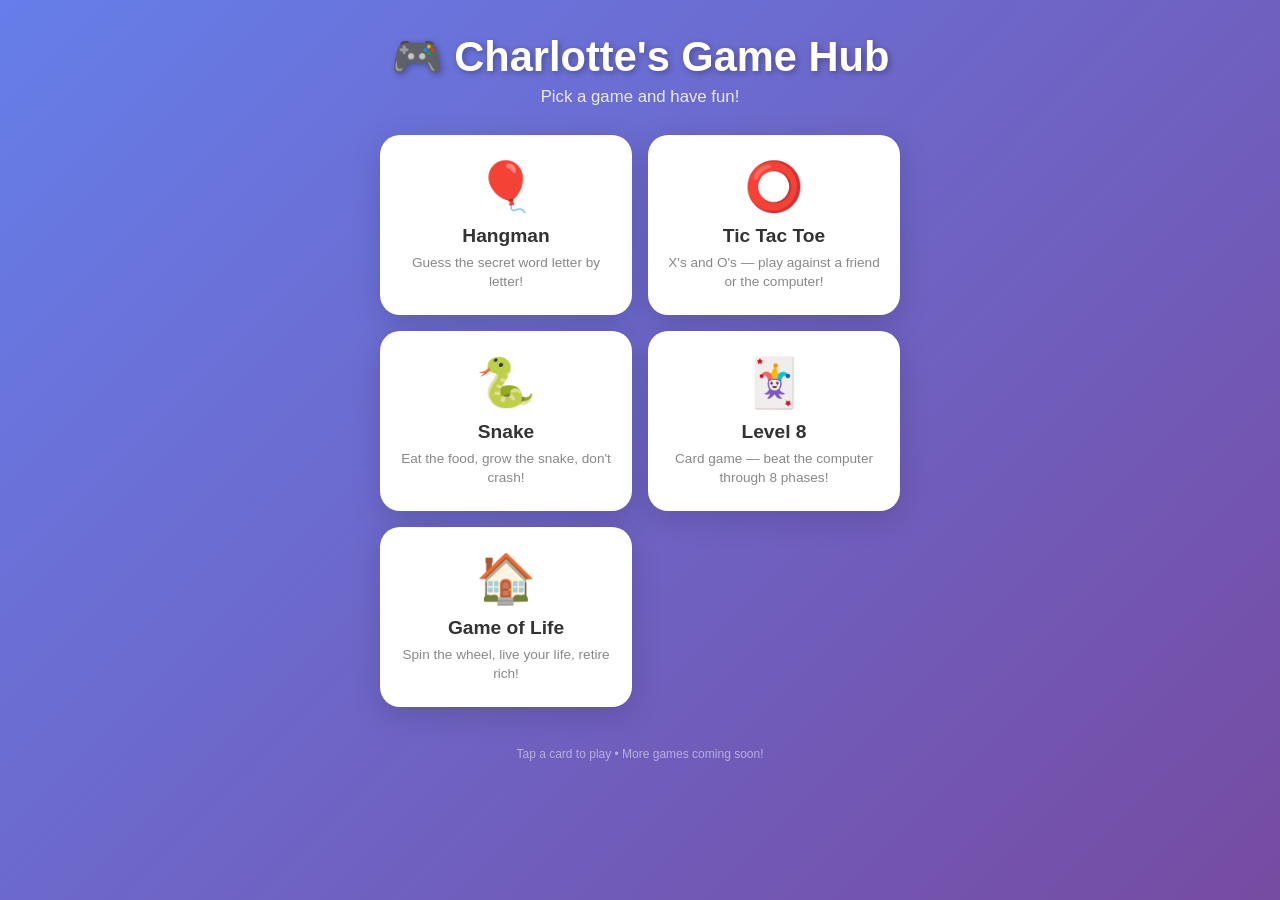
<file: index.html>
<!DOCTYPE html>
<html lang="en">
<head>
  <meta charset="UTF-8" />
  <meta name="viewport" content="width=device-width, initial-scale=1.0" />
  <title>Charlotte's Game Hub 🎮</title>
  <link rel="stylesheet" href="css/shared.css" />
  <style>
    body { justify-content: flex-start; padding-top: 32px; }

    .hero { text-align: center; margin-bottom: 28px; }
    .hero h1 { font-size: 2.6rem; color: #fff; text-shadow: 2px 2px 6px rgba(0,0,0,0.3); }
    .hero p  { color: rgba(255,255,255,0.85); font-size: 1.05rem; margin-top: 6px; }

    #game-grid {
      display: grid;
      grid-template-columns: repeat(auto-fill, minmax(200px, 1fr));
      gap: 16px;
      width: 100%;
      max-width: 520px;
    }

    .game-card {
      background: #fff;
      border-radius: 20px;
      box-shadow: 0 8px 30px rgba(0,0,0,0.15);
      cursor: pointer;
      padding: 24px 16px;
      text-align: center;
      text-decoration: none;
      transition: transform 0.18s, box-shadow 0.18s;
    }
    .game-card:hover  { box-shadow: 0 16px 40px rgba(0,0,0,0.22); transform: translateY(-4px); }
    .game-card:active { transform: translateY(-1px); }

    .game-card .emoji { font-size: 3rem; display: block; margin-bottom: 10px; }
    .game-card h2    { color: #333; font-size: 1.2rem; margin-bottom: 6px; }
    .game-card p     { color: #888; font-size: 0.85rem; line-height: 1.4; }

    footer {
      color: rgba(255,255,255,0.5);
      font-size: 0.75rem;
      margin-top: 40px;
      text-align: center;
    }
  </style>
</head>
<body>
  <div class="hero">
    <h1>🎮 Charlotte's Game Hub</h1>
    <p>Pick a game and have fun!</p>
  </div>

  <div id="game-grid"></div>

  <footer>Tap a card to play &bull; More games coming soon!</footer>

  <script>
    // ── To add a new game: add one entry here and create games/<file>.html ──
    const GAMES = [
      {
        emoji: "🎈",
        title: "Hangman",
        desc:  "Guess the secret word letter by letter!",
        url:   "games/hangman.html",
      },
      {
        emoji: "⭕",
        title: "Tic Tac Toe",
        desc:  "X's and O's — play against a friend or the computer!",
        url:   "games/tictactoe.html",
      },
      {
        emoji: "🐍",
        title: "Snake",
        desc:  "Eat the food, grow the snake, don't crash!",
        url:   "games/snake.html",
      },
      {
        emoji: "🃏",
        title: "Level 8",
        desc:  "Card game — beat the computer through 8 phases!",
        url:   "games/level8.html",
      },
      {
        emoji: "🏠",
        title: "Game of Life",
        desc:  "Spin the wheel, live your life, retire rich!",
        url:   "games/life.html",
      },
    ];

    const grid = document.getElementById("game-grid");
    GAMES.forEach(({ emoji, title, desc, url }) => {
      const a = document.createElement("a");
      a.className = "game-card";
      a.href = url;
      a.innerHTML = `<span class="emoji">${emoji}</span><h2>${title}</h2><p>${desc}</p>`;
      grid.appendChild(a);
    });
  </script>
</body>
</html>
</file>
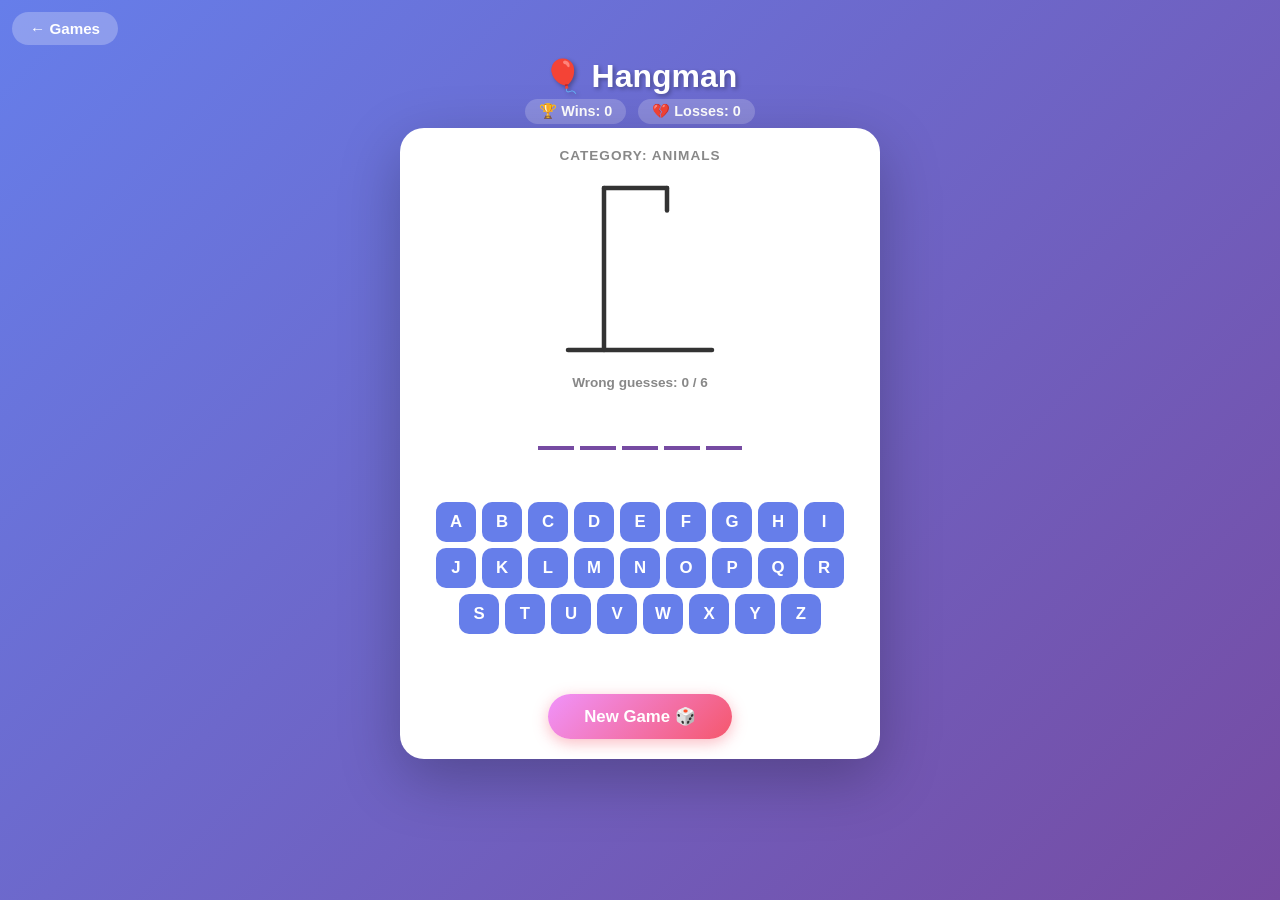
<file: games/hangman.html>
<!DOCTYPE html>
<html lang="en">
<head>
  <meta charset="UTF-8" />
  <meta name="viewport" content="width=device-width, initial-scale=1.0" />
  <title>Hangman 🎈</title>
  <link rel="stylesheet" href="../css/shared.css" />
  <style>
    #category-label {
      color: #888;
      font-size: 0.85rem;
      font-weight: 700;
      letter-spacing: 1px;
      text-transform: uppercase;
    }

    /* Hangman SVG */
    #hangman-svg { width: 180px; height: 180px; }
    .hm-part { stroke: #333; stroke-width: 5; stroke-linecap: round; }
    .hm-part.hidden { display: none; }

    #wrong-label { color: #888; font-size: 0.85rem; font-weight: 600; }

    /* Word display */
    #word-display { display: flex; flex-wrap: wrap; gap: 6px; justify-content: center; }
    .letter-box {
      border-bottom: 4px solid #764ba2;
      color: #333;
      display: flex;
      align-items: center;
      justify-content: center;
      font-size: 1.5rem;
      font-weight: 700;
      height: 44px;
      text-transform: uppercase;
      width: 36px;
    }
    .letter-box.revealed { animation: popIn 0.3s ease; }
    .letter-box.space-box { border-bottom: none; width: 18px; }

    #hint-area { color: #888; font-size: 0.9rem; min-height: 20px; text-align: center; }

    /* Keyboard */
    #keyboard { display: flex; flex-wrap: wrap; gap: 6px; justify-content: center; width: 100%; }
    .key-btn {
      background: #667eea;
      border: none;
      border-radius: 10px;
      color: #fff;
      cursor: pointer;
      font-size: 1.05rem;
      font-weight: 700;
      height: 40px;
      transition: background 0.15s, transform 0.1s, opacity 0.15s;
      width: 40px;
    }
    .key-btn:hover:not(:disabled) { background: #764ba2; transform: scale(1.08); }
    .key-btn:active:not(:disabled) { transform: scale(0.95); }
    .key-btn:disabled { cursor: not-allowed; opacity: 0.35; }
    .key-btn.wrong   { background: #e74c3c; }
    .key-btn.correct { background: #2ecc71; }
  </style>
</head>
<body>

  <button class="back-btn" onclick="location.href='../index.html'">← Games</button>
  <h1 class="page-title">🎈 Hangman</h1>
  <div class="score-strip">
    <span>🏆 Wins: <b id="wins">0</b></span>
    <span>💔 Losses: <b id="losses">0</b></span>
  </div>

  <div class="game-panel">
    <div id="category-label">Category: <span id="cat-name">—</span></div>

    <svg id="hangman-svg" viewBox="0 0 200 200">
      <!-- Gallows (always visible) -->
      <line x1="20" y1="190" x2="180" y2="190" class="hm-part" />
      <line x1="60"  y1="190" x2="60"  y2="10"  class="hm-part" />
      <line x1="60"  y1="10"  x2="130" y2="10"  class="hm-part" />
      <line x1="130" y1="10"  x2="130" y2="35"  class="hm-part" />
      <!-- Body parts revealed on wrong guesses -->
      <circle id="hm-head" cx="130" cy="52" r="17" fill="none" class="hm-part hidden" />
      <line id="hm-body" x1="130" y1="69"  x2="130" y2="120" class="hm-part hidden" />
      <line id="hm-larm" x1="130" y1="80"  x2="105" y2="105" class="hm-part hidden" />
      <line id="hm-rarm" x1="130" y1="80"  x2="155" y2="105" class="hm-part hidden" />
      <line id="hm-lleg" x1="130" y1="120" x2="105" y2="150" class="hm-part hidden" />
      <line id="hm-rleg" x1="130" y1="120" x2="155" y2="150" class="hm-part hidden" />
    </svg>

    <div id="wrong-label">Wrong guesses: <span id="wrong-count">0</span> / 6</div>
    <div id="word-display"></div>
    <div id="hint-area"></div>
    <div id="keyboard"></div>
    <div id="status-msg" class="status-msg"></div>
    <button id="new-game-btn" class="primary-btn">New Game 🎲</button>
  </div>

<script>
  const WORDS = [
    // Animals
    { word: "CAT",      category: "Animals",  hint: "Meows and purrs" },
    { word: "DOG",      category: "Animals",  hint: "Man's best friend" },
    { word: "FISH",     category: "Animals",  hint: "Lives in water" },
    { word: "BIRD",     category: "Animals",  hint: "Has feathers and wings" },
    { word: "LION",     category: "Animals",  hint: "King of the jungle" },
    { word: "BEAR",     category: "Animals",  hint: "Loves honey" },
    { word: "FROG",     category: "Animals",  hint: "Hops and says ribbit" },
    { word: "DUCK",     category: "Animals",  hint: "Goes quack quack" },
    { word: "HORSE",    category: "Animals",  hint: "You can ride it" },
    { word: "SHARK",    category: "Animals",  hint: "Big fish with sharp teeth" },
    { word: "TIGER",    category: "Animals",  hint: "Has orange stripes" },
    { word: "RABBIT",   category: "Animals",  hint: "Has long ears and hops" },
    { word: "MONKEY",   category: "Animals",  hint: "Loves bananas" },
    { word: "PENGUIN",  category: "Animals",  hint: "A bird that cannot fly" },
    { word: "ELEPHANT", category: "Animals",  hint: "Has a very long trunk" },
    { word: "GIRAFFE",  category: "Animals",  hint: "Has the longest neck" },
    // Fruits
    { word: "APPLE",    category: "Fruits",   hint: "Red, green, or yellow" },
    { word: "BANANA",   category: "Fruits",   hint: "Yellow and curved" },
    { word: "GRAPE",    category: "Fruits",   hint: "Grows in bunches" },
    { word: "MANGO",    category: "Fruits",   hint: "Tropical orange fruit" },
    { word: "ORANGE",   category: "Fruits",   hint: "Same name as the colour" },
    { word: "LEMON",    category: "Fruits",   hint: "Very sour and yellow" },
    { word: "CHERRY",   category: "Fruits",   hint: "Small red fruit on a stem" },
    { word: "PEACH",    category: "Fruits",   hint: "Soft, fuzzy and sweet" },
    { word: "MELON",    category: "Fruits",   hint: "Big, round, and juicy" },
    { word: "PEAR",     category: "Fruits",   hint: "Shaped like a teardrop" },
    // Colors
    { word: "RED",      category: "Colors",   hint: "Color of fire trucks" },
    { word: "BLUE",     category: "Colors",   hint: "Color of the sky" },
    { word: "GREEN",    category: "Colors",   hint: "Color of grass" },
    { word: "YELLOW",   category: "Colors",   hint: "Color of the sun" },
    { word: "PURPLE",   category: "Colors",   hint: "Mix of red and blue" },
    { word: "PINK",     category: "Colors",   hint: "Light shade of red" },
    // Things
    { word: "BOOK",     category: "Things",   hint: "You read it" },
    { word: "BALL",     category: "Things",   hint: "Round and you can throw it" },
    { word: "CAKE",     category: "Things",   hint: "Sweet treat on birthdays" },
    { word: "STAR",     category: "Things",   hint: "Shines in the night sky" },
    { word: "MOON",     category: "Things",   hint: "Glows at night" },
    { word: "CLOUD",    category: "Things",   hint: "Floats in the sky" },
    { word: "TRAIN",    category: "Things",   hint: "Travels on rails" },
    { word: "PLANE",    category: "Things",   hint: "Flies in the sky" },
    { word: "KITE",     category: "Things",   hint: "Flies with string in the wind" },
    { word: "CLOCK",    category: "Things",   hint: "Tells you the time" },
    { word: "CHAIR",    category: "Things",   hint: "You sit on it" },
    { word: "TABLE",    category: "Things",   hint: "You eat at it" },
    { word: "PHONE",    category: "Things",   hint: "You call people with it" },
    // Food
    { word: "PIZZA",    category: "Food",     hint: "Round and cheesy" },
    { word: "BREAD",    category: "Food",     hint: "Made from flour and baked" },
    { word: "MILK",     category: "Food",     hint: "Comes from a cow, white drink" },
    { word: "CHEESE",   category: "Food",     hint: "Mice love this dairy treat" },
    { word: "COOKIE",   category: "Food",     hint: "Sweet baked snack" },
    { word: "CANDY",    category: "Food",     hint: "Sweet sugary treat" },
  ];

  const HM_PARTS = ["hm-head","hm-body","hm-larm","hm-rarm","hm-lleg","hm-rleg"];
  const MAX_WRONG = 6;

  let currentWord, currentHint, currentCategory;
  let guessed, wrongCount, gameOver;
  let wins = 0, losses = 0;

  function pickWord() {
    const entry = WORDS[Math.floor(Math.random() * WORDS.length)];
    currentWord     = entry.word;
    currentHint     = entry.hint;
    currentCategory = entry.category;
  }

  function startGame() {
    pickWord();
    guessed    = new Set();
    wrongCount = 0;
    gameOver   = false;

    document.getElementById("cat-name").textContent    = currentCategory;
    document.getElementById("wrong-count").textContent = "0";
    const msg = document.getElementById("status-msg");
    msg.textContent = "";
    msg.className   = "status-msg";
    document.getElementById("hint-area").textContent   = "";

    HM_PARTS.forEach(id => document.getElementById(id).classList.add("hidden"));
    renderWord();
    renderKeyboard();
  }

  function renderWord() {
    const container = document.getElementById("word-display");
    container.innerHTML = "";
    for (const ch of currentWord) {
      const box = document.createElement("div");
      if (ch === " ") {
        box.className = "letter-box space-box";
      } else {
        box.className = "letter-box";
        if (guessed.has(ch)) {
          box.textContent = ch;
          box.classList.add("revealed");
        }
      }
      container.appendChild(box);
    }
  }

  function renderKeyboard() {
    const kb = document.getElementById("keyboard");
    kb.innerHTML = "";
    for (let c = 65; c <= 90; c++) {
      const letter = String.fromCharCode(c);
      const btn = document.createElement("button");
      btn.className = "key-btn";
      btn.textContent = letter;
      btn.dataset.letter = letter;
      if (guessed.has(letter)) {
        btn.disabled = true;
        btn.classList.add(currentWord.includes(letter) ? "correct" : "wrong");
      }
      btn.addEventListener("click", () => handleGuess(letter));
      kb.appendChild(btn);
    }
  }

  function handleGuess(letter) {
    if (gameOver || guessed.has(letter)) return;
    guessed.add(letter);
    const btn = document.querySelector(`.key-btn[data-letter="${letter}"]`);
    if (currentWord.includes(letter)) {
      btn.classList.add("correct");
      renderWord();
      if (isWon()) endGame(true);
    } else {
      wrongCount++;
      document.getElementById("wrong-count").textContent = wrongCount;
      document.getElementById(HM_PARTS[wrongCount - 1]).classList.remove("hidden");
      btn.classList.add("wrong");
      if (wrongCount >= MAX_WRONG) { showHint(); endGame(false); }
      else if (wrongCount === 3)   { showHint(); }
    }
    btn.disabled = true;
  }

  function showHint() {
    document.getElementById("hint-area").textContent = "Hint: " + currentHint;
  }

  function isWon() {
    return [...currentWord].every(ch => ch === " " || guessed.has(ch));
  }

  function endGame(won) {
    gameOver = true;
    const msg = document.getElementById("status-msg");
    if (won) {
      msg.textContent = "🎉 You got it! Great job!";
      msg.className   = "status-msg win";
      wins++;
      document.getElementById("wins").textContent = wins;
    } else {
      msg.textContent = `😢 The word was: ${currentWord}`;
      msg.className   = "status-msg lose";
      losses++;
      document.getElementById("losses").textContent = losses;
      renderFullWord();
    }
  }

  function renderFullWord() {
    const container = document.getElementById("word-display");
    container.innerHTML = "";
    for (const ch of currentWord) {
      const box = document.createElement("div");
      if (ch === " ") {
        box.className = "letter-box space-box";
      } else {
        box.className = "letter-box revealed";
        box.textContent = ch;
        if (!guessed.has(ch)) box.style.color = "#e74c3c";
      }
      container.appendChild(box);
    }
  }

  document.addEventListener("keydown", e => {
    const letter = e.key.toUpperCase();
    if (letter.length === 1 && letter >= "A" && letter <= "Z") handleGuess(letter);
  });

  document.getElementById("new-game-btn").addEventListener("click", startGame);
  startGame();
</script>
</body>
</html>
</file>
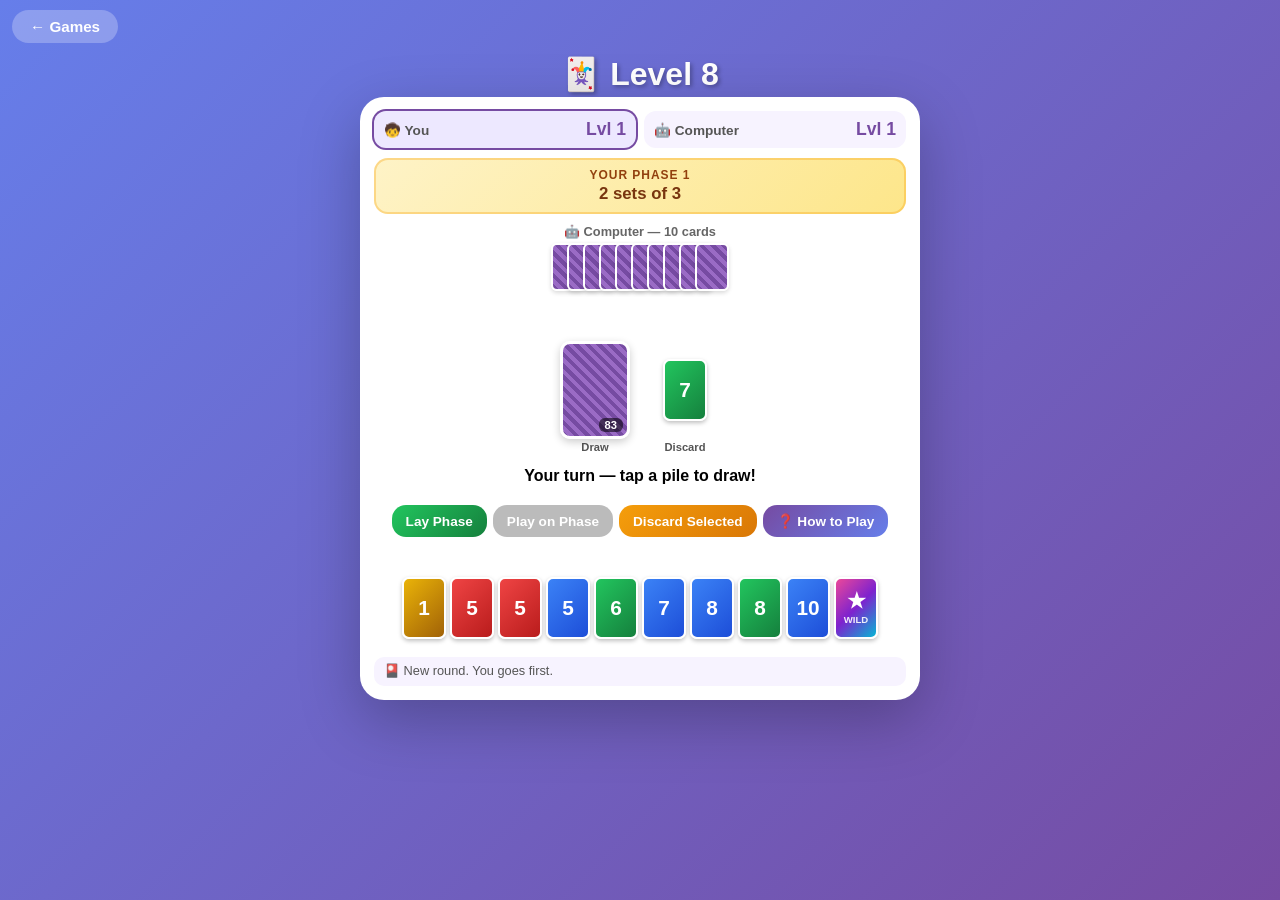
<file: games/level8.html>
<!DOCTYPE html>
<html lang="en">
<head>
  <meta charset="UTF-8" />
  <meta name="viewport" content="width=device-width, initial-scale=1.0" />
  <title>Level 8 🃏</title>
  <link rel="stylesheet" href="../css/shared.css" />
  <style>
    body { padding-top: 10px; }

    .game-panel { max-width: 560px; padding: 14px; gap: 10px; }

    /* ── Phase tracker ── */
    #phase-banner {
      width: 100%;
      background: linear-gradient(135deg, #fef3c7 0%, #fde68a 100%);
      border-radius: 14px;
      padding: 10px 12px;
      text-align: center;
      box-shadow: inset 0 0 0 2px #f59e0b55;
    }
    #phase-banner .phase-num {
      font-size: 0.75rem; font-weight: 700; color: #92400e;
      text-transform: uppercase; letter-spacing: 0.08em;
    }
    #phase-banner .phase-desc {
      font-size: 1.05rem; font-weight: 800; color: #78350f; margin-top: 2px;
    }

    /* ── Level indicators (top) ── */
    #levels {
      display: grid; grid-template-columns: 1fr 1fr; gap: 8px; width: 100%;
    }
    .level-box {
      background: #f7f3ff; border-radius: 12px; padding: 8px 10px;
      display: flex; align-items: center; justify-content: space-between;
      font-size: 0.85rem; font-weight: 700;
    }
    .level-box .who { color: #555; }
    .level-box .lvl { color: #764ba2; font-size: 1.1rem; }
    .level-box.active { background: #ede8ff; box-shadow: 0 0 0 2px #764ba2; }

    /* ── Opponent row ── */
    #cpu-row {
      width: 100%; display: flex; flex-direction: column;
      align-items: center; gap: 4px;
    }
    #cpu-label { font-size: 0.8rem; color: #666; font-weight: 700; }
    #cpu-hand {
      display: flex; justify-content: center; gap: -28px; flex-wrap: wrap;
      min-height: 60px;
    }
    #cpu-hand .card-back {
      width: 34px; height: 48px; border-radius: 6px;
      background: repeating-linear-gradient(45deg, #764ba2, #764ba2 4px, #9a6bc5 4px, #9a6bc5 8px);
      border: 2px solid #fff; box-shadow: 0 2px 4px rgba(0,0,0,0.15);
      margin-left: -18px;
    }
    #cpu-hand .card-back:first-child { margin-left: 0; }

    /* ── Center: piles ── */
    #piles {
      display: flex; justify-content: center; gap: 20px; margin: 4px 0;
    }
    .pile {
      width: 70px; height: 98px; border-radius: 10px;
      display: flex; align-items: center; justify-content: center;
      cursor: pointer; position: relative; font-weight: 800;
      transition: transform 0.15s, box-shadow 0.15s;
    }
    .pile:hover { transform: translateY(-3px); box-shadow: 0 6px 14px rgba(0,0,0,0.15); }
    .pile.disabled { cursor: not-allowed; opacity: 0.55; }
    .pile.disabled:hover { transform: none; box-shadow: none; }
    #deck {
      background: repeating-linear-gradient(45deg, #764ba2, #764ba2 4px, #9a6bc5 4px, #9a6bc5 8px);
      border: 3px solid #fff; color: #fff; font-size: 0.7rem;
      box-shadow: 0 3px 8px rgba(0,0,0,0.2);
    }
    #deck .count {
      position: absolute; bottom: 4px; right: 4px;
      background: rgba(0,0,0,0.55); border-radius: 6px;
      padding: 1px 6px; font-size: 0.7rem;
    }
    #discard { background: #f7f3ff; border: 3px dashed #ccc; }
    #discard.has-card { border: 3px solid #fff; padding: 0; background: transparent; }
    .pile-label {
      font-size: 0.7rem; color: rgba(255,255,255,0.9);
      font-weight: 700; text-align: center; margin-top: 2px;
    }

    /* ── Laid-down phase areas ── */
    .melds-area {
      width: 100%; min-height: 20px;
      display: flex; gap: 6px; justify-content: center; flex-wrap: wrap;
    }
    .meld-group {
      display: flex; gap: -10px; padding: 4px;
      background: rgba(255,255,255,0.35); border-radius: 10px;
      border: 2px dashed rgba(255,255,255,0.6);
    }
    .meld-group.cpu { background: rgba(231, 76, 60, 0.15); border-color: rgba(231,76,60,0.5); }
    .meld-group.player { background: rgba(39, 174, 96, 0.15); border-color: rgba(39,174,96,0.5); }
    .meld-group .card { margin-left: -18px; }
    .meld-group .card:first-child { margin-left: 0; }

    /* ── Card ── */
    .card {
      width: 44px; height: 62px; border-radius: 7px;
      display: flex; flex-direction: column; align-items: center; justify-content: center;
      font-weight: 900; font-size: 1.1rem; color: #fff;
      border: 2px solid #fff; box-shadow: 0 2px 4px rgba(0,0,0,0.25);
      cursor: pointer; flex-shrink: 0;
      transition: transform 0.12s, box-shadow 0.12s;
      position: relative;
    }
    .card:hover { transform: translateY(-4px); box-shadow: 0 6px 12px rgba(0,0,0,0.28); }
    .card.red    { background: linear-gradient(135deg, #ef4444, #b91c1c); }
    .card.blue   { background: linear-gradient(135deg, #3b82f6, #1d4ed8); }
    .card.green  { background: linear-gradient(135deg, #22c55e, #15803d); }
    .card.yellow { background: linear-gradient(135deg, #eab308, #a16207); }
    .card.wild   { background: linear-gradient(135deg, #ec4899, #7e22ce, #06b6d4); }
    .card.selected { transform: translateY(-10px); box-shadow: 0 0 0 3px #f59e0b, 0 6px 12px rgba(0,0,0,0.3); }
    .card .num { font-size: 1.3rem; line-height: 1; }
    .card .sub { font-size: 0.6rem; margin-top: 2px; opacity: 0.9; }

    /* ── Player hand ── */
    #player-hand {
      display: flex; flex-wrap: wrap; gap: 4px;
      justify-content: center; width: 100%; min-height: 70px;
    }

    /* ── Action row ── */
    #actions {
      display: flex; gap: 6px; flex-wrap: wrap; justify-content: center; width: 100%;
    }
    .action-btn {
      background: linear-gradient(135deg, #764ba2, #667eea);
      border: none; border-radius: 14px; color: #fff;
      cursor: pointer; font-size: 0.85rem; font-weight: 700;
      padding: 8px 14px;
      transition: transform 0.12s, box-shadow 0.12s;
    }
    .action-btn:hover:not(:disabled) { transform: translateY(-2px); box-shadow: 0 4px 10px rgba(118,75,162,0.4); }
    .action-btn:disabled { background: #bbb; cursor: not-allowed; }
    .action-btn.success { background: linear-gradient(135deg, #22c55e, #15803d); }
    .action-btn.warn    { background: linear-gradient(135deg, #f59e0b, #d97706); }

    /* ── Log ── */
    #log {
      width: 100%; max-height: 72px; overflow-y: auto;
      background: #f7f3ff; border-radius: 10px;
      padding: 6px 10px; font-size: 0.8rem; color: #555;
    }
    #log .entry { margin-bottom: 2px; }
    #log .entry.cpu { color: #b91c1c; }
    #log .entry.you { color: #15803d; }

    /* ── Help modal ── */
    #help-overlay {
      position: fixed; inset: 0; background: rgba(0,0,0,0.55);
      display: none; align-items: center; justify-content: center; z-index: 10;
      padding: 12px;
    }
    #help-overlay.show { display: flex; }
    #help-card {
      background: #fff; border-radius: 16px; padding: 20px;
      max-width: 420px; width: 100%; max-height: 85vh; overflow-y: auto;
    }
    #help-card h3 { color: #764ba2; margin-bottom: 6px; }
    #help-card p, #help-card li { font-size: 0.88rem; color: #444; line-height: 1.5; }
    #help-card ol { padding-left: 22px; margin: 6px 0 10px; }
    #help-card .close-help {
      margin-top: 8px; background: #764ba2; color: #fff;
      border: none; border-radius: 10px; padding: 8px 18px;
      font-weight: 700; cursor: pointer;
    }
  </style>
</head>
<body>
  <button class="back-btn" onclick="location.href='../index.html'">← Games</button>
  <h1 class="page-title">🃏 Level 8</h1>

  <div class="game-panel">

    <!-- Level indicators -->
    <div id="levels">
      <div class="level-box" id="lvl-you">
        <span class="who">🧒 You</span><span class="lvl">Lvl 1</span>
      </div>
      <div class="level-box" id="lvl-cpu">
        <span class="who">🤖 Computer</span><span class="lvl">Lvl 1</span>
      </div>
    </div>

    <!-- Current phase goal -->
    <div id="phase-banner">
      <div class="phase-num" id="phase-num">Your Phase 1</div>
      <div class="phase-desc" id="phase-desc">2 sets of 3</div>
    </div>

    <!-- CPU -->
    <div id="cpu-row">
      <div id="cpu-label">🤖 Computer — <span id="cpu-count">10</span> cards</div>
      <div id="cpu-hand"></div>
      <div class="melds-area" id="cpu-melds"></div>
    </div>

    <!-- Piles -->
    <div id="piles">
      <div>
        <div id="deck" class="pile"><div class="count" id="deck-count">0</div></div>
        <div class="pile-label" style="color:#555">Draw</div>
      </div>
      <div>
        <div id="discard" class="pile"></div>
        <div class="pile-label" style="color:#555">Discard</div>
      </div>
    </div>

    <!-- Status -->
    <div id="status-msg" class="status-msg" style="font-size:1rem"></div>

    <!-- Actions -->
    <div id="actions">
      <button class="action-btn success" id="lay-btn" disabled>Lay Phase</button>
      <button class="action-btn" id="hit-btn" disabled>Play on Phase</button>
      <button class="action-btn warn" id="discard-btn" disabled>Discard Selected</button>
      <button class="action-btn" id="help-btn">❓ How to Play</button>
    </div>

    <!-- Player melds -->
    <div class="melds-area" id="player-melds"></div>

    <!-- Player hand -->
    <div id="player-hand"></div>

    <!-- Log -->
    <div id="log"></div>

    <button id="new-round-btn" class="primary-btn" style="display:none">Next Round 🎲</button>
  </div>

  <!-- Help -->
  <div id="help-overlay">
    <div id="help-card">
      <h3>🃏 How to Play Level 8</h3>
      <p><b>Goal:</b> Complete all 8 phases before the computer!</p>
      <p><b>Each turn:</b></p>
      <ol>
        <li>Tap the <b>Draw pile</b> or the <b>Discard</b> to take a card.</li>
        <li>(Optional) Tap cards in your hand to select them, then press <b>Lay Phase</b> when they match the goal.</li>
        <li>(Optional) If you've laid your phase, tap cards then <b>Play on Phase</b> to extend sets/runs.</li>
        <li>Tap ONE card, then press <b>Discard Selected</b> to end your turn.</li>
      </ol>
      <p><b>Sets</b> = same number (any color). <b>Runs</b> = consecutive numbers (e.g., 4‑5‑6‑7).</p>
      <p><b>Wilds</b> 🌈 can stand in for any card.</p>
      <p>The first player to finish a round <i>and</i> lay Phase 8 wins the game! 🏆</p>
      <button class="close-help" onclick="document.getElementById('help-overlay').classList.remove('show')">Got it!</button>
    </div>
  </div>

<script>
/* ══════════════════════════════════════════════════════════════
   LEVEL 8  —  single-file kids edition
   ══════════════════════════════════════════════════════════════ */

// ── Card constants ─────────────────────────────────────────────
const COLORS   = ['red', 'blue', 'green', 'yellow'];
const NUMBERS  = Array.from({length: 12}, (_, i) => i + 1);
const HAND_SIZE = 10;

// ── Phase definitions ─────────────────────────────────────────
const PHASES = [
  { name: '2 sets of 3',               parts: [{t:'set', n:3}, {t:'set', n:3}] },
  { name: '1 set of 3 + 1 run of 4',   parts: [{t:'set', n:3}, {t:'run', n:4}] },
  { name: '1 set of 4 + 1 run of 4',   parts: [{t:'set', n:4}, {t:'run', n:4}] },
  { name: '1 run of 7',                parts: [{t:'run', n:7}] },
  { name: '1 run of 8',                parts: [{t:'run', n:8}] },
  { name: '1 run of 9',                parts: [{t:'run', n:9}] },
  { name: '2 sets of 4',               parts: [{t:'set', n:4}, {t:'set', n:4}] },
  { name: '1 set of 5 + 1 set of 3',   parts: [{t:'set', n:5}, {t:'set', n:3}] },
];
const phaseSize = (p) => p.parts.reduce((s, x) => s + x.n, 0);

// ── Game state ────────────────────────────────────────────────
let deck, discard, playerHand, cpuHand;
let playerLevel = 1, cpuLevel = 1;       // 1..8
let playerMelds = [], cpuMelds = [];     // arrays of card-arrays
let playerLaid  = false, cpuLaid = false;
let turn        = 'player';              // 'player' | 'cpu'
let phaseStep   = 'draw';                // 'draw' | 'play'
let roundOver   = false, gameOver = false;
let selected    = new Set();             // card ids selected in hand

// ── Deck construction ─────────────────────────────────────────
function buildDeck() {
  let id = 0;
  const d = [];
  for (const color of COLORS) {
    for (const num of NUMBERS) {
      d.push({ id: id++, number: num, color });
      d.push({ id: id++, number: num, color });
    }
  }
  for (let i = 0; i < 8; i++) d.push({ id: id++, number: 'W', color: 'wild' });
  return shuffle(d);
}
function shuffle(a) {
  for (let i = a.length - 1; i > 0; i--) {
    const j = Math.floor(Math.random() * (i + 1));
    [a[i], a[j]] = [a[j], a[i]];
  }
  return a;
}
function drawFromDeck() {
  if (deck.length === 0) {
    // recycle discard pile (keep top)
    if (discard.length <= 1) return null;
    const top = discard.pop();
    deck = shuffle(discard);
    discard = [top];
    log('♻️ Deck reshuffled from discard pile.');
  }
  return deck.pop();
}

// ── Validation helpers ────────────────────────────────────────
function isSet(cards, n) {
  if (cards.length !== n) return false;
  const nonWild = cards.filter(c => c.number !== 'W');
  if (nonWild.length === 0) return true;
  const num = nonWild[0].number;
  return nonWild.every(c => c.number === num);
}
function isRun(cards, n) {
  if (cards.length !== n) return false;
  const nums = cards.filter(c => c.number !== 'W').map(c => c.number);
  const wilds = cards.length - nums.length;
  // must be unique (a run has distinct numbers; wilds fill gaps)
  const unique = new Set(nums);
  if (unique.size !== nums.length) return false;
  if (nums.length === 0) return true;                    // all wild
  nums.sort((a, b) => a - b);
  const lo = nums[0], hi = nums[nums.length - 1];
  if (hi - lo + 1 > n) return false;                     // spans too wide
  // find any start s.t. [start..start+n-1] covers all nums, within 1..12
  for (let start = Math.max(1, hi - n + 1); start <= Math.min(lo, 12 - n + 1); start++) {
    if (nums[0] >= start && nums[nums.length - 1] <= start + n - 1) return true;
  }
  return false;
}
// combinations of indices 0..n-1 taken k at a time
function* combos(n, k, start = 0, chosen = []) {
  if (chosen.length === k) { yield chosen.slice(); return; }
  for (let i = start; i <= n - (k - chosen.length); i++) {
    chosen.push(i);
    yield* combos(n, k, i + 1, chosen);
    chosen.pop();
  }
}
// Try to split `cards` into `parts`. Returns [[cards...], [cards...]] or null.
function splitIntoParts(cards, parts) {
  if (parts.length === 0) return cards.length === 0 ? [] : null;
  const [first, ...rest] = parts;
  if (cards.length < first.n) return null;
  for (const idxs of combos(cards.length, first.n)) {
    const take = idxs.map(i => cards[i]);
    const remain = cards.filter((_, i) => !idxs.includes(i));
    const ok = (first.t === 'set') ? isSet(take, first.n) : isRun(take, first.n);
    if (!ok) continue;
    const restSplit = splitIntoParts(remain, rest);
    if (restSplit !== null) return [take, ...restSplit];
  }
  return null;
}
function findPhaseInHand(hand, phaseIdx) {
  const phase = PHASES[phaseIdx];
  const sz = phaseSize(phase);
  if (hand.length < sz) return null;
  // Pick exactly sz cards out of hand
  for (const idxs of combos(hand.length, sz)) {
    const pick = idxs.map(i => hand[i]);
    const split = splitIntoParts(pick, phase.parts);
    if (split) return { pick, split };
  }
  return null;
}

// ── Hitting (play on meld) ────────────────────────────────────
// Try to extend `meld` (a set or a run) with `cards`. Returns true + mutates if possible.
// We determine kind (set vs run) from the meld contents.
function tryExtendMeld(meld, cards) {
  // Try as set: all existing non-wild cards share a number
  const nonWild = meld.filter(c => c.number !== 'W');
  const asSet = nonWild.every(c => c.number === nonWild[0]?.number);
  // Try as run: consecutive numbers
  const asRun = isRunExtensible(meld);

  // Set extension: each added card must be wild or match the set's number (or all wild → can pick a number)
  if (asSet) {
    const num = nonWild[0]?.number;
    if (cards.every(c => c.number === 'W' || c.number === num || num === undefined)) {
      meld.push(...cards);
      return true;
    }
  }
  // Run extension: cards extend either end (in any order, using wilds as gap fillers)
  if (asRun) {
    const all = [...meld, ...cards];
    // run length = all.length ; try isRun
    if (isRun(all, all.length)) {
      meld.length = 0;
      meld.push(...all);
      return true;
    }
  }
  return false;
}
function isRunExtensible(meld) {
  // meld already forms a run of meld.length
  return isRun(meld, meld.length);
}

// ── Dealing / round reset ─────────────────────────────────────
function newRound() {
  deck = buildDeck();
  discard = [];
  playerHand = [];
  cpuHand = [];
  for (let i = 0; i < HAND_SIZE; i++) {
    playerHand.push(drawFromDeck());
    cpuHand.push(drawFromDeck());
  }
  discard.push(drawFromDeck());
  playerMelds = []; cpuMelds = [];
  playerLaid = false; cpuLaid = false;
  selected.clear();
  phaseStep = 'draw';
  roundOver = false;
  turn = Math.random() < 0.5 ? 'player' : 'cpu';
  log(`🎴 New round. ${turn === 'player' ? 'You' : 'Computer'} goes first.`);
  sortPlayerHand();
  render();
  setStatus(turn === 'player' ? 'Your turn — tap a pile to draw!' : 'Computer is thinking…');
  if (turn === 'cpu') setTimeout(cpuTurn, 900);
}

function sortPlayerHand() {
  playerHand.sort((a, b) => {
    if (a.number === 'W' && b.number !== 'W') return 1;
    if (b.number === 'W' && a.number !== 'W') return -1;
    if (a.number !== b.number) return a.number - b.number;
    return COLORS.indexOf(a.color) - COLORS.indexOf(b.color);
  });
}

// ── Render ────────────────────────────────────────────────────
function cardEl(card, opts = {}) {
  const el = document.createElement('div');
  el.className = `card ${card.color}`;
  if (card.color === 'wild') el.classList.add('wild');
  if (selected.has(card.id) && opts.selectable) el.classList.add('selected');
  const num = document.createElement('div');
  num.className = 'num';
  num.textContent = card.number === 'W' ? '★' : card.number;
  const sub = document.createElement('div');
  sub.className = 'sub';
  sub.textContent = card.color === 'wild' ? 'WILD' : '';
  el.appendChild(num);
  if (sub.textContent) el.appendChild(sub);
  if (opts.onClick) el.addEventListener('click', opts.onClick);
  return el;
}

function render() {
  // Levels
  document.querySelector('#lvl-you .lvl').textContent = `Lvl ${playerLevel}`;
  document.querySelector('#lvl-cpu .lvl').textContent = `Lvl ${cpuLevel}`;
  document.getElementById('lvl-you').classList.toggle('active', turn === 'player');
  document.getElementById('lvl-cpu').classList.toggle('active', turn === 'cpu');

  // Phase banner (shows YOUR current phase)
  const p = PHASES[playerLevel - 1];
  document.getElementById('phase-num').textContent = `Your Phase ${playerLevel}` + (playerLaid ? ' ✓ laid!' : '');
  document.getElementById('phase-desc').textContent = p.name;

  // CPU hand
  document.getElementById('cpu-count').textContent = cpuHand.length;
  const cpuHandDiv = document.getElementById('cpu-hand');
  cpuHandDiv.innerHTML = '';
  for (let i = 0; i < cpuHand.length; i++) {
    const b = document.createElement('div');
    b.className = 'card-back';
    cpuHandDiv.appendChild(b);
  }

  // CPU melds
  const cpuMeldsDiv = document.getElementById('cpu-melds');
  cpuMeldsDiv.innerHTML = '';
  cpuMelds.forEach(m => {
    const g = document.createElement('div');
    g.className = 'meld-group cpu';
    m.forEach(c => g.appendChild(cardEl(c)));
    cpuMeldsDiv.appendChild(g);
  });

  // Player melds
  const pMeldsDiv = document.getElementById('player-melds');
  pMeldsDiv.innerHTML = '';
  playerMelds.forEach(m => {
    const g = document.createElement('div');
    g.className = 'meld-group player';
    m.forEach(c => g.appendChild(cardEl(c)));
    pMeldsDiv.appendChild(g);
  });

  // Deck
  document.getElementById('deck-count').textContent = deck.length;
  const deckEl = document.getElementById('deck');
  const canDraw = turn === 'player' && phaseStep === 'draw' && !roundOver && deck.length > 0;
  deckEl.classList.toggle('disabled', !canDraw);
  deckEl.onclick = canDraw ? () => { playerDraw('deck'); } : null;

  // Discard
  const discEl = document.getElementById('discard');
  discEl.innerHTML = '';
  if (discard.length > 0) {
    discEl.classList.add('has-card');
    discEl.appendChild(cardEl(discard[discard.length - 1]));
  } else {
    discEl.classList.remove('has-card');
  }
  const canTakeDiscard = turn === 'player' && phaseStep === 'draw' && !roundOver && discard.length > 0;
  discEl.classList.toggle('disabled', !canTakeDiscard);
  discEl.onclick = canTakeDiscard ? () => { playerDraw('discard'); } : null;

  // Player hand
  const handDiv = document.getElementById('player-hand');
  handDiv.innerHTML = '';
  playerHand.forEach(c => {
    handDiv.appendChild(cardEl(c, {
      selectable: true,
      onClick: () => toggleSelect(c.id),
    }));
  });

  // Buttons
  const myTurnPlay = turn === 'player' && phaseStep === 'play' && !roundOver;
  document.getElementById('lay-btn').disabled     = !(myTurnPlay && !playerLaid && selected.size > 0);
  document.getElementById('hit-btn').disabled     = !(myTurnPlay && playerLaid && selected.size > 0);
  document.getElementById('discard-btn').disabled = !(myTurnPlay && selected.size === 1);
}

// ── Player actions ────────────────────────────────────────────
function toggleSelect(id) {
  if (turn !== 'player' || phaseStep !== 'play' || roundOver) return;
  if (selected.has(id)) selected.delete(id);
  else selected.add(id);
  render();
}
function playerDraw(source) {
  let card;
  if (source === 'deck') {
    card = drawFromDeck();
    if (!card) { setStatus('Deck is empty!'); return; }
    log(`🧒 You drew from the deck.`, 'you');
  } else {
    card = discard.pop();
    log(`🧒 You took the ${describe(card)} from the discard.`, 'you');
  }
  playerHand.push(card);
  sortPlayerHand();
  phaseStep = 'play';
  setStatus('Now: lay a phase, play on a phase, or discard one card.');
  render();
}
function layPhase() {
  const picks = playerHand.filter(c => selected.has(c.id));
  const phase = PHASES[playerLevel - 1];
  if (picks.length !== phaseSize(phase)) {
    setStatus(`Select exactly ${phaseSize(phase)} cards for "${phase.name}".`);
    return;
  }
  const split = splitIntoParts(picks, phase.parts);
  if (!split) {
    setStatus(`Those cards don't form "${phase.name}" — try again.`);
    return;
  }
  // Commit
  split.forEach(group => playerMelds.push(group));
  playerHand = playerHand.filter(c => !selected.has(c.id));
  selected.clear();
  playerLaid = true;
  log(`🧒 You laid Phase ${playerLevel}: ${phase.name}!`, 'you');
  setStatus(`Phase laid! Discard one card to end your turn.`);
  render();
}
function hitOnPhase() {
  const picks = playerHand.filter(c => selected.has(c.id));
  if (picks.length === 0) return;
  // Try to extend any meld (your own OR the CPU's) with picks
  const allMelds = [...playerMelds, ...cpuMelds];
  // Try adding ALL picks to a single meld
  let placed = false;
  for (const meld of allMelds) {
    const trial = meld.slice();
    if (tryExtendMeld(trial, picks)) {
      meld.length = 0; meld.push(...trial);
      placed = true; break;
    }
  }
  // If that failed, try one-at-a-time
  if (!placed) {
    let stillToPlace = picks.slice();
    for (const card of picks) {
      for (const meld of allMelds) {
        const trial = meld.slice();
        if (tryExtendMeld(trial, [card])) {
          meld.length = 0; meld.push(...trial);
          stillToPlace = stillToPlace.filter(c => c.id !== card.id);
          break;
        }
      }
    }
    if (stillToPlace.length < picks.length) {
      // removed some
      playerHand = playerHand.filter(c => !selected.has(c.id) || stillToPlace.includes(c));
      log(`🧒 You played ${picks.length - stillToPlace.length} card(s) on a phase.`, 'you');
      if (stillToPlace.length > 0) setStatus(`Couldn't place ${stillToPlace.length} of those.`);
      selected.clear();
      checkRoundEnd();
      render();
      return;
    }
    setStatus(`Those cards don't extend any laid phase.`);
    return;
  }
  playerHand = playerHand.filter(c => !selected.has(c.id));
  selected.clear();
  log(`🧒 You played ${picks.length} card(s) on a phase.`, 'you');
  checkRoundEnd();
  render();
}
function discardSelected() {
  if (selected.size !== 1) return;
  const id = [...selected][0];
  const idx = playerHand.findIndex(c => c.id === id);
  const card = playerHand.splice(idx, 1)[0];
  discard.push(card);
  selected.clear();
  log(`🧒 You discarded ${describe(card)}.`, 'you');
  if (checkRoundEnd()) return;
  // pass turn
  turn = 'cpu';
  phaseStep = 'draw';
  setStatus('Computer is thinking…');
  render();
  setTimeout(cpuTurn, 900);
}

// ── Round/game end ────────────────────────────────────────────
function checkRoundEnd() {
  if (playerHand.length === 0) { endRound('player'); return true; }
  if (cpuHand.length === 0)    { endRound('cpu');    return true; }
  return false;
}
function endRound(winner) {
  roundOver = true;
  const msg = document.getElementById('status-msg');
  if (winner === 'player') {
    if (playerLaid) playerLevel++;
    if (cpuLaid)    cpuLevel++;
    log('🏁 You went out! Round over.', 'you');
    msg.textContent = `🎉 You finished the round!`;
    msg.className = 'status-msg win';
  } else {
    if (playerLaid) playerLevel++;
    if (cpuLaid)    cpuLevel++;
    log('🏁 Computer went out. Round over.', 'cpu');
    msg.textContent = `🤖 Computer finished the round.`;
    msg.className = 'status-msg lose';
  }
  // Check game win: finish phase 8 AND go out
  if (playerLevel > 8) {
    msg.textContent = '🏆 You WIN the game! All 8 phases complete!';
    msg.className = 'status-msg win';
    gameOver = true;
  } else if (cpuLevel > 8) {
    msg.textContent = '🤖 Computer wins the game (beat Phase 8).';
    msg.className = 'status-msg lose';
    gameOver = true;
  }
  document.getElementById('new-round-btn').style.display = gameOver ? 'none' : 'inline-block';
  if (gameOver) {
    const restart = document.createElement('button');
    restart.className = 'primary-btn';
    restart.textContent = 'Play Again 🎲';
    restart.onclick = () => {
      playerLevel = 1; cpuLevel = 1; gameOver = false;
      document.querySelector('.game-panel').removeChild(restart);
      newRound();
    };
    document.querySelector('.game-panel').appendChild(restart);
  }
  render();
}

// ══════════════════════════════════════════════════════════════
//  CPU — medium difficulty
// ══════════════════════════════════════════════════════════════
function cpuTurn() {
  if (roundOver) return;
  // 1. Decide whether to take discard or deck
  const topDiscard = discard[discard.length - 1];
  const takeDiscard = topDiscard && cpuWantsCard(topDiscard);
  let drawn;
  if (takeDiscard) {
    drawn = discard.pop();
    log(`🤖 Computer took the ${describe(drawn)} from the discard.`, 'cpu');
  } else {
    drawn = drawFromDeck();
    if (!drawn) { setStatus('Deck empty!'); return; }
    log(`🤖 Computer drew from the deck.`, 'cpu');
  }
  cpuHand.push(drawn);
  render();

  setTimeout(() => {
    // 2. Try to lay phase
    if (!cpuLaid) {
      const attempt = findPhaseInHand(cpuHand, cpuLevel - 1);
      if (attempt) {
        // remove picks from hand
        const pickIds = new Set(attempt.pick.map(c => c.id));
        attempt.split.forEach(g => cpuMelds.push(g));
        cpuHand = cpuHand.filter(c => !pickIds.has(c.id));
        cpuLaid = true;
        log(`🤖 Computer laid Phase ${cpuLevel}: ${PHASES[cpuLevel-1].name}!`, 'cpu');
        render();
      }
    }
    // 3. If laid, try to hit on any meld (greedy: place as many as possible)
    if (cpuLaid) {
      cpuTryHits();
      render();
    }
    // 4. Discard least useful card
    const discardCard = cpuPickDiscard();
    cpuHand.splice(cpuHand.indexOf(discardCard), 1);
    discard.push(discardCard);
    log(`🤖 Computer discarded ${describe(discardCard)}.`, 'cpu');
    if (checkRoundEnd()) return;
    turn = 'player';
    phaseStep = 'draw';
    setStatus('Your turn — tap a pile to draw.');
    render();
  }, 700);
}

function cpuTryHits() {
  let progress = true;
  while (progress) {
    progress = false;
    for (const card of cpuHand.slice()) {
      for (const meld of [...cpuMelds, ...playerMelds]) {
        const trial = meld.slice();
        if (tryExtendMeld(trial, [card])) {
          meld.length = 0; meld.push(...trial);
          cpuHand.splice(cpuHand.indexOf(card), 1);
          log(`🤖 Computer played ${describe(card)} on a phase.`, 'cpu');
          progress = true;
          break;
        }
      }
      if (progress) break;
    }
    if (cpuHand.length === 0) return; // went out!
  }
}

// Does adding this card help toward the current phase or extend laid melds?
function cpuWantsCard(card) {
  // If already laid, want the card only if it extends our melds
  if (cpuLaid) {
    for (const meld of cpuMelds) {
      const trial = meld.slice();
      if (tryExtendMeld(trial, [card])) return true;
    }
    return false;
  }
  // Otherwise, evaluate "progress toward phase" with and without the card
  const before = scorePhaseProgress(cpuHand, cpuLevel - 1);
  const after  = scorePhaseProgress([...cpuHand, card], cpuLevel - 1);
  return after > before + 0.5;   // small threshold to avoid noise
}

// Heuristic: higher = more complete. Wild counts strongly; set/run partial matches score.
function scorePhaseProgress(hand, phaseIdx) {
  const phase = PHASES[phaseIdx];
  const wilds = hand.filter(c => c.number === 'W').length;
  let best = 0;
  // Try to assign, for each part, the best matching subset already in hand
  // Simple scoring: sum over parts of (largest same-number count for sets, largest run-stretch for runs)
  for (const part of phase.parts) {
    if (part.t === 'set') {
      // best count of any number
      const counts = {};
      hand.forEach(c => { if (c.number !== 'W') counts[c.number] = (counts[c.number] || 0) + 1; });
      const top = Math.max(0, ...Object.values(counts));
      best += Math.min(part.n, top + wilds * 0.5);
    } else {
      // best run stretch
      const nums = [...new Set(hand.filter(c => c.number !== 'W').map(c => c.number))].sort((a,b)=>a-b);
      let maxStretch = 0, cur = 0, prev = -99;
      for (const n of nums) {
        if (n === prev + 1) cur++;
        else cur = 1;
        prev = n;
        if (cur > maxStretch) maxStretch = cur;
      }
      best += Math.min(part.n, maxStretch + wilds * 0.5);
    }
  }
  return best;
}

function cpuPickDiscard() {
  // discard the card that least helps scorePhaseProgress
  let worst = cpuHand[0], worstScore = Infinity;
  for (const card of cpuHand) {
    const without = cpuHand.filter(c => c.id !== card.id);
    const s = scorePhaseProgress(without, cpuLevel - 1);
    // We want to keep high scores; pick card whose removal hurts us least, i.e. highest s
    if (s < worstScore) {
      // no — we invert: lower s after removal means this card helped; pick card where s is HIGHEST (helped least)
    }
  }
  // Correct logic: for each card, compute score-if-removed; we keep high scores, so discard the card
  // whose removal leaves the HIGHEST remaining score (meaning it was least useful).
  let bestCard = cpuHand[0], bestRemaining = -Infinity;
  for (const card of cpuHand) {
    // Never discard wilds unless nothing else
    const without = cpuHand.filter(c => c.id !== card.id);
    const s = scorePhaseProgress(without, cpuLevel - 1);
    const penalty = card.number === 'W' ? -100 : 0;
    const total = s + penalty;
    if (total > bestRemaining) { bestRemaining = total; bestCard = card; }
  }
  return bestCard;
}

// ── UI glue ──────────────────────────────────────────────────
function setStatus(txt) { document.getElementById('status-msg').textContent = txt; }
function describe(card) {
  if (!card) return '??';
  if (card.number === 'W') return '🌈 Wild';
  return `${card.color} ${card.number}`;
}
function log(msg, cls) {
  const div = document.getElementById('log');
  const p = document.createElement('div');
  p.className = 'entry' + (cls ? ' ' + cls : '');
  p.textContent = msg;
  div.appendChild(p);
  div.scrollTop = div.scrollHeight;
}

// Buttons
document.getElementById('lay-btn').addEventListener('click', layPhase);
document.getElementById('hit-btn').addEventListener('click', hitOnPhase);
document.getElementById('discard-btn').addEventListener('click', discardSelected);
document.getElementById('new-round-btn').addEventListener('click', () => {
  document.getElementById('new-round-btn').style.display = 'none';
  newRound();
});
document.getElementById('help-btn').addEventListener('click', () =>
  document.getElementById('help-overlay').classList.add('show')
);

// First game
newRound();
</script>
</body>
</html>
</file>
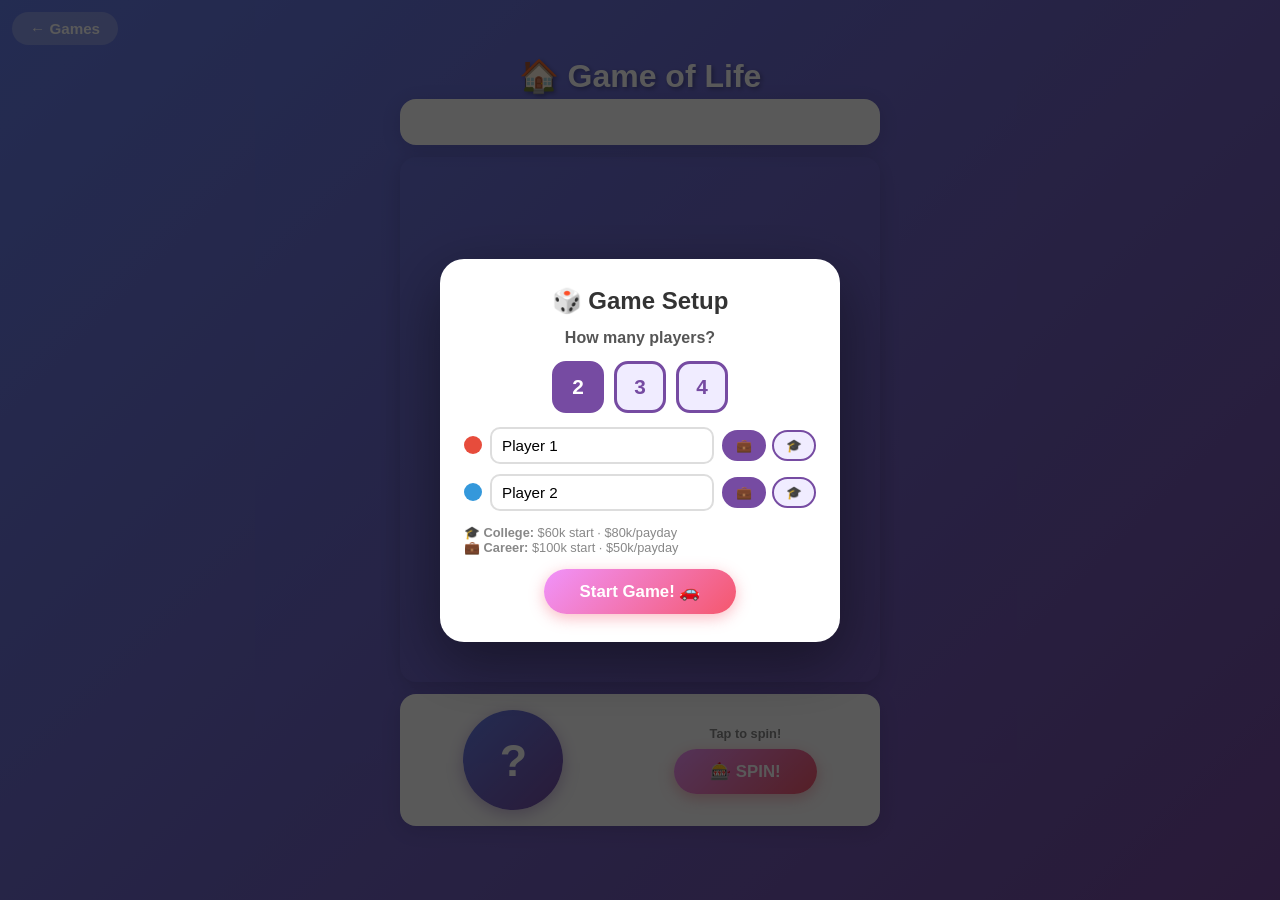
<file: games/life.html>
<!DOCTYPE html>
<html lang="en">
<head>
  <meta charset="UTF-8" />
  <meta name="viewport" content="width=device-width, initial-scale=1.0" />
  <title>Game of Life 🏠</title>
  <link rel="stylesheet" href="../css/shared.css" />
  <style>
    /* ── Modal overlay ── */
    .modal-overlay {
      position: fixed; inset: 0;
      background: rgba(0,0,0,0.65);
      display: flex; align-items: center; justify-content: center;
      z-index: 100; padding: 16px;
    }
    .modal-overlay.hidden { display: none; }

    .modal-box {
      background: #fff; border-radius: 24px;
      padding: 28px 24px; width: 100%; max-width: 400px;
      display: flex; flex-direction: column; align-items: center;
      gap: 14px; text-align: center;
      box-shadow: 0 20px 60px rgba(0,0,0,0.4);
    }
    .modal-box h2 { font-size: 1.5rem; color: #333; }
    .modal-box p  { color: #666; font-size: 0.95rem; line-height: 1.5; white-space: pre-line; }

    /* ── Setup screen ── */
    .count-row { display: flex; gap: 10px; }
    .count-btn {
      width: 52px; height: 52px;
      border: 3px solid #764ba2; border-radius: 14px;
      background: #f0ecff; color: #764ba2;
      font-size: 1.3rem; font-weight: 900;
      cursor: pointer; transition: background 0.15s, color 0.15s;
    }
    .count-btn.active { background: #764ba2; color: #fff; }

    #player-inputs { width: 100%; display: flex; flex-direction: column; gap: 10px; }

    .player-input-row {
      display: flex; gap: 8px; align-items: center;
    }
    .player-dot {
      width: 18px; height: 18px; border-radius: 50%; flex-shrink: 0;
    }
    .player-input-row input {
      flex: 1; border: 2px solid #ddd; border-radius: 10px;
      padding: 8px 10px; font-size: 0.95rem; outline: none;
    }
    .player-input-row input:focus { border-color: #764ba2; }

    .path-toggle { display: flex; gap: 6px; }
    .path-btn {
      padding: 6px 12px; border: 2px solid #764ba2; border-radius: 20px;
      background: #f0ecff; color: #764ba2;
      font-size: 0.8rem; font-weight: 700; cursor: pointer;
      transition: background 0.15s, color 0.15s;
    }
    .path-btn.active { background: #764ba2; color: #fff; }

    /* ── HUD strip ── */
    #current-hud {
      width: 100%; max-width: 480px;
      background: #fff; border-radius: 16px;
      padding: 12px 16px;
      box-shadow: 0 4px 20px rgba(0,0,0,0.12);
      display: flex; align-items: center; gap: 12px;
    }
    .hud-dot { width: 22px; height: 22px; border-radius: 50%; flex-shrink: 0; }
    #hud-name  { font-weight: 800; font-size: 1rem; color: #333; }
    #hud-money { font-size: 0.9rem; color: #555; }
    #hud-info  { font-size: 0.75rem; color: #888; }
    .hud-text  { flex: 1; }

    /* ── Board canvas ── */
    #board-canvas {
      width: 100%; border-radius: 16px; display: block;
      box-shadow: 0 4px 20px rgba(0,0,0,0.15);
    }

    /* ── Spinner row ── */
    #spinner-row {
      width: 100%; max-width: 480px;
      background: #fff; border-radius: 16px;
      padding: 16px; display: flex; align-items: center;
      justify-content: space-around;
      box-shadow: 0 4px 20px rgba(0,0,0,0.12);
      gap: 16px;
    }

    #spin-display {
      width: 100px; height: 100px; border-radius: 50%;
      background: linear-gradient(135deg, #667eea, #764ba2);
      display: flex; align-items: center; justify-content: center;
      box-shadow: 0 4px 16px rgba(118,75,162,0.4);
      flex-shrink: 0;
    }
    #spin-number {
      font-size: 2.8rem; font-weight: 900; color: #fff;
      min-width: 1ch; text-align: center;
      transition: transform 0.05s;
    }
    #spin-number.flash { animation: numFlash 0.07s ease; }
    @keyframes numFlash {
      0%   { transform: scale(0.6); opacity: 0.4; }
      100% { transform: scale(1);   opacity: 1; }
    }

    #spin-col { display: flex; flex-direction: column; align-items: center; gap: 8px; }
    #spin-sub { font-size: 0.8rem; color: #888; font-weight: 600; }

    /* ── Players scoreboard ── */
    #players-strip {
      width: 100%; max-width: 480px;
      display: flex; flex-wrap: wrap; gap: 8px; justify-content: center;
    }
    .player-card {
      background: #fff; border-radius: 14px; padding: 10px 14px;
      min-width: 100px; flex: 1; max-width: 160px;
      box-shadow: 0 2px 10px rgba(0,0,0,0.1);
      border-top: 4px solid transparent;
    }
    .player-card.active-turn { box-shadow: 0 4px 16px rgba(118,75,162,0.35); }
    .player-card .pc-name  { font-size: 0.8rem; font-weight: 700; color: #555; }
    .player-card .pc-money { font-size: 1rem; font-weight: 900; color: #333; }
    .player-card .pc-tiles { font-size: 0.75rem; color: #888; }

    /* ── Event modal ── */
    #event-emoji  { font-size: 3.5rem; }
    .money-change { font-size: 1.4rem; font-weight: 900; }
    .money-change.pos { color: #27ae60; }
    .money-change.neg { color: #e74c3c; }

    /* ── Game over ── */
    #final-scores { width: 100%; display: flex; flex-direction: column; gap: 8px; }
    .final-row {
      display: flex; align-items: center; gap: 10px;
      background: #f7f3ff; border-radius: 12px; padding: 10px 14px;
    }
    .final-row.winner { background: #fff3cd; }
    .final-dot { width: 18px; height: 18px; border-radius: 50%; flex-shrink: 0; }
    .final-name  { flex: 1; font-weight: 700; font-size: 0.95rem; }
    .final-money { font-weight: 900; font-size: 1.05rem; }
    .final-crown { font-size: 1.2rem; }
  </style>
</head>
<body>

  <button class="back-btn" onclick="location.href='../index.html'">← Games</button>
  <h1 class="page-title">🏠 Game of Life</h1>

  <!-- ── SETUP OVERLAY ─────────────────────────────────── -->
  <div id="setup-overlay" class="modal-overlay">
    <div class="modal-box">
      <h2>🎲 Game Setup</h2>

      <div style="font-weight:700;color:#555">How many players?</div>
      <div class="count-row" id="count-row">
        <button class="count-btn active" data-n="2">2</button>
        <button class="count-btn"        data-n="3">3</button>
        <button class="count-btn"        data-n="4">4</button>
      </div>

      <div id="player-inputs"></div>

      <div style="font-size:0.8rem;color:#888;text-align:left;width:100%">
        🎓 <b>College:</b> $60k start · $80k/payday<br/>
        💼 <b>Career:</b> $100k start · $50k/payday
      </div>

      <button id="start-btn" class="primary-btn">Start Game! 🚗</button>
    </div>
  </div>

  <!-- ── EVENT MODAL ─────────────────────────────────── -->
  <div id="event-modal" class="modal-overlay hidden">
    <div class="modal-box">
      <div id="event-emoji"></div>
      <h2 id="event-title"></h2>
      <p  id="event-desc"></p>
      <div id="event-money" class="money-change"></div>
      <button id="event-ok" class="primary-btn">OK! 👍</button>
    </div>
  </div>

  <!-- ── GAME OVER MODAL ──────────────────────────────── -->
  <div id="gameover-modal" class="modal-overlay hidden">
    <div class="modal-box">
      <h2>🏁 Game Over!</h2>
      <p style="color:#888;font-size:0.85rem">Life Tiles: $25,000 each</p>
      <div id="final-scores"></div>
      <button id="play-again-btn" class="primary-btn">Play Again! 🎲</button>
    </div>
  </div>

  <!-- ── MAIN GAME (hidden until setup) ───────────────── -->
  <div id="game-area" class="hidden" style="width:100%;max-width:480px;display:flex;flex-direction:column;align-items:center;gap:12px">

    <div id="current-hud">
      <div class="hud-dot" id="hud-dot"></div>
      <div class="hud-text">
        <div id="hud-name"></div>
        <div id="hud-money"></div>
        <div id="hud-info"></div>
      </div>
    </div>

    <canvas id="board-canvas" width="320" height="350"></canvas>

    <div id="spinner-row">
      <div id="spin-display"><div id="spin-number">?</div></div>
      <div id="spin-col">
        <div id="spin-sub">Tap to spin!</div>
        <button id="spin-btn" class="primary-btn">🎰 SPIN!</button>
      </div>
    </div>

    <div id="players-strip"></div>

  </div>

<!-- ─────────────────────── SCRIPT ─────────────────────── -->
<script>
// ── CONSTANTS ──────────────────────────────────────────────────────────────

const PLAYER_COLORS  = ['#e74c3c','#3498db','#2ecc71','#e67e22'];
const LIFE_TILE_VAL  = 25000;
const SPIN_MAX       = 6;
const RETIRE_IDX     = 37;

const CAREERS = {
  college: { label:'College 🎓', startMoney:60000,  salary:80000 },
  career:  { label:'Career 💼',  startMoney:100000, salary:50000 },
};

// ── BOARD PATH: 38 spaces, snake layout on 320×350 canvas ──────────────────
const PATH = (() => {
  const ys  = [30, 100, 170, 240, 310];
  const LTR = [20,60,100,140,180,220,260,300];
  const RTL = [300,260,220,180,140,100,60,20];
  const pts = [];
  LTR.forEach(x => pts.push({x, y:ys[0]}));           // 0-7
  RTL.forEach(x => pts.push({x, y:ys[1]}));           // 8-15
  LTR.forEach(x => pts.push({x, y:ys[2]}));           // 16-23
  RTL.forEach(x => pts.push({x, y:ys[3]}));           // 24-31
  [20,60,100,140,180,220].forEach(x => pts.push({x, y:ys[4]})); // 32-37
  return pts;
})();

const SPACES = [
  { type:'start',  emoji:'🏁', label:'START',             money:0,      desc:'' },
  { type:'good',   emoji:'🍀', label:'Lucky Day!',         money:20000,  desc:'Found $20,000 in an old jacket pocket!' },
  { type:'bad',    emoji:'🔧', label:'Car Trouble',        money:-10000, desc:'Your car broke down.\nPay $10,000 repair bill.' },
  { type:'life',   emoji:'👶', label:'New Baby!',          money:-5000,  desc:'A baby arrives! Pay $5,000 hospital bill.\nYou gain a Life Tile!' },
  { type:'good',   emoji:'🎁', label:'Surprise Bonus!',    money:30000,  desc:'Your boss gives you a surprise bonus!\nCollect $30,000.' },
  { type:'payday', emoji:'💰', label:'PAYDAY!',             money:0,      desc:'Collect your salary!' },
  { type:'bad',    emoji:'📋', label:'Tax Time!',          money:-20000, desc:'Annual tax bill arrives.\nPay $20,000.' },
  { type:'good',   emoji:'⭐', label:'Promotion!',         money:25000,  desc:'You got promoted at work!\nCollect $25,000.' },
  { type:'life',   emoji:'💍', label:'Wedding Day!',       money:0,      desc:"Congratulations! You're getting married!\nCollect $20,000 from each other player!" },
  { type:'bad',    emoji:'🏥', label:'Hospital Bill',      money:-15000, desc:'Unexpected medical expenses.\nPay $15,000.' },
  { type:'good',   emoji:'🏆', label:'Win an Award!',      money:40000,  desc:'You won a prestigious award!\nCollect $40,000.' },
  { type:'payday', emoji:'💰', label:'PAYDAY!',             money:0,      desc:'Collect your salary!' },
  { type:'bad',    emoji:'🌧', label:'Flooded Basement',   money:-25000, desc:'Heavy rain floods your basement.\nPay $25,000 repair.' },
  { type:'good',   emoji:'🎨', label:'Art Sale!',          money:35000,  desc:'Your paintings sold for big money!\nCollect $35,000.' },
  { type:'life',   emoji:'👶', label:'New Baby!',          money:-5000,  desc:'Twins! Pay $5,000 hospital bill.\nYou gain a Life Tile!' },
  { type:'bad',    emoji:'🚗', label:'Speeding Ticket',    money:-15000, desc:'Caught speeding!\nPay $15,000 fine.' },
  { type:'payday', emoji:'💰', label:'PAYDAY!',             money:0,      desc:'Collect your salary!' },
  { type:'good',   emoji:'💡', label:'Brilliant Invention!', money:50000, desc:'Your invention sold for a fortune!\nCollect $50,000.' },
  { type:'bad',    emoji:'💻', label:'Computer Crash',     money:-20000, desc:'Lost all your data!\nRecovery costs $20,000.' },
  { type:'good',   emoji:'🎉', label:'Town Celebration!',  money:30000,  desc:'The whole town throws you a party!\nCollect $30,000.' },
  { type:'payday', emoji:'💰', label:'PAYDAY!',             money:0,      desc:'Collect your salary!' },
  { type:'bad',    emoji:'⚡', label:'Power Outage',       money:-20000, desc:'Major electrical repair needed.\nPay $20,000.' },
  { type:'good',   emoji:'🎰', label:'Lottery Winner!',    money:60000,  desc:'You hit the jackpot!\nCollect $60,000.' },
  { type:'life',   emoji:'👶', label:'New Baby!',          money:-5000,  desc:'A new bundle of joy! Pay $5,000.\nYou gain a Life Tile!' },
  { type:'payday', emoji:'💰', label:'PAYDAY!',             money:0,      desc:'Collect your salary!' },
  { type:'bad',    emoji:'🐾', label:'Vet Bill',           money:-15000, desc:'Your pet needs surgery!\nPay $15,000 vet bill.' },
  { type:'good',   emoji:'🌟', label:'TV Famous!',         money:45000,  desc:'You starred in a TV show!\nCollect $45,000.' },
  { type:'bad',    emoji:'🏦', label:'Bad Investment',     money:-30000, desc:'Lost money on bad stocks.\nPay $30,000.' },
  { type:'payday', emoji:'💰', label:'PAYDAY!',             money:0,      desc:'Collect your salary!' },
  { type:'good',   emoji:'🎸', label:'Concert Tour!',      money:55000,  desc:'Sold out concert tour!\nCollect $55,000.' },
  { type:'bad',    emoji:'🌊', label:'Flood Damage',       money:-25000, desc:'River floods your neighbourhood.\nPay $25,000.' },
  { type:'good',   emoji:'📚', label:'Book Deal!',         money:40000,  desc:'Your book becomes a bestseller!\nCollect $40,000.' },
  { type:'payday', emoji:'💰', label:'PAYDAY!',             money:0,      desc:'Collect your salary!' },
  { type:'bad',    emoji:'🔨', label:'Home Repairs',       money:-20000, desc:'House needs major repairs.\nPay $20,000.' },
  { type:'good',   emoji:'🍀', label:'Lucky Day!',         money:35000,  desc:'Lucky streak!\nCollect $35,000.' },
  { type:'bad',    emoji:'💸', label:'Unexpected Bill',    money:-15000, desc:'Surprise bill in the mail.\nPay $15,000.' },
  { type:'good',   emoji:'🎵', label:'Music Star!',        money:50000,  desc:'Your song goes viral!\nCollect $50,000.' },
  { type:'retire', emoji:'🏠', label:'RETIREMENT!',        money:0,      desc:"Welcome to retirement!\nTime to count your savings!" },
];

// Space type → fill colour for the board
const SPACE_COLORS = {
  start:  '#764ba2',
  retire: '#f39c12',
  payday: '#27ae60',
  good:   '#a8e6cf',
  bad:    '#ffaaa5',
  life:   '#a0c4ff',
};

// ── GAME STATE ─────────────────────────────────────────────────────────────

let players = [];
let currentIdx = 0;
let spinning   = false;
let eventQueue = [];    // queued {emoji,title,desc,moneyStr,callback}

// ── SETUP ──────────────────────────────────────────────────────────────────

let selectedCount = 2;
const playerPaths = ['career','career','career','career'];

function renderSetup() {
  const container = document.getElementById('player-inputs');
  container.innerHTML = '';
  for (let i = 0; i < selectedCount; i++) {
    const row = document.createElement('div');
    row.className = 'player-input-row';
    row.innerHTML = `
      <div class="player-dot" style="background:${PLAYER_COLORS[i]}"></div>
      <input type="text" value="Player ${i+1}" id="pname-${i}" maxlength="16" />
      <div class="path-toggle">
        <button class="path-btn active" data-p="${i}" data-path="career">💼</button>
        <button class="path-btn"        data-p="${i}" data-path="college">🎓</button>
      </div>`;
    container.appendChild(row);
  }
  container.querySelectorAll('.path-btn').forEach(btn => {
    btn.addEventListener('click', () => {
      const p = +btn.dataset.p;
      playerPaths[p] = btn.dataset.path;
      container.querySelectorAll(`.path-btn[data-p="${p}"]`)
               .forEach(b => b.classList.toggle('active', b === btn));
    });
  });
}

document.getElementById('count-row').addEventListener('click', e => {
  const btn = e.target.closest('.count-btn');
  if (!btn) return;
  selectedCount = +btn.dataset.n;
  document.querySelectorAll('.count-btn').forEach(b => b.classList.toggle('active', b === btn));
  renderSetup();
});

document.getElementById('start-btn').addEventListener('click', () => {
  players = [];
  for (let i = 0; i < selectedCount; i++) {
    const name   = document.getElementById(`pname-${i}`).value.trim() || `Player ${i+1}`;
    const path   = playerPaths[i] || 'career';
    const career = CAREERS[path];
    players.push({
      name, path, color: PLAYER_COLORS[i],
      money:    career.startMoney,
      salary:   career.salary,
      space:    0,
      lifeTiles: 0,
      married:  false,
      retired:  false,
    });
  }
  currentIdx = 0;
  document.getElementById('setup-overlay').classList.add('hidden');
  document.getElementById('game-area').classList.remove('hidden');
  drawBoard();
  renderPlayersStrip();
  updateHUD();
});

// ── BOARD DRAWING ──────────────────────────────────────────────────────────

const boardCanvas = document.getElementById('board-canvas');
const bctx        = boardCanvas.getContext('2d');
const R           = 14; // space circle radius

function drawBoard() {
  const W = boardCanvas.width, H = boardCanvas.height;
  bctx.clearRect(0, 0, W, H);

  // Background
  bctx.fillStyle = '#1e1b4b';
  bctx.roundRect(0, 0, W, H, 16);
  bctx.fill();

  // Path lines
  bctx.strokeStyle = 'rgba(255,255,255,0.25)';
  bctx.lineWidth   = 4;
  bctx.lineJoin    = 'round';
  bctx.beginPath();
  PATH.forEach((pt, i) => i === 0 ? bctx.moveTo(pt.x, pt.y) : bctx.lineTo(pt.x, pt.y));
  bctx.stroke();

  // Spaces
  PATH.forEach((pt, i) => {
    const sp = SPACES[i];
    // Fill
    bctx.beginPath();
    bctx.arc(pt.x, pt.y, R, 0, Math.PI*2);
    bctx.fillStyle = SPACE_COLORS[sp.type] || '#ccc';
    bctx.fill();
    bctx.strokeStyle = '#fff';
    bctx.lineWidth   = 1.5;
    bctx.stroke();

    // Emoji icon
    bctx.font = '11px serif';
    bctx.textAlign    = 'center';
    bctx.textBaseline = 'middle';
    bctx.fillText(sp.emoji, pt.x, pt.y);
  });

  // Player tokens
  // Group players by space
  const bySpace = {};
  players.forEach((p, idx) => {
    if (!bySpace[p.space]) bySpace[p.space] = [];
    bySpace[p.space].push(idx);
  });

  const offsets = [
    [[0,0]],
    [[-7,0],[7,0]],
    [[-7,5],[7,5],[0,-7]],
    [[-7,-5],[7,-5],[-7,5],[7,5]],
  ];

  Object.entries(bySpace).forEach(([spaceIdx, indices]) => {
    const pt  = PATH[spaceIdx];
    const ofs = offsets[Math.min(indices.length,4)-1];
    indices.forEach((pIdx, slot) => {
      const [dx,dy] = ofs[slot];
      const p = players[pIdx];
      bctx.beginPath();
      bctx.arc(pt.x+dx, pt.y+dy, 6, 0, Math.PI*2);
      bctx.fillStyle = p.color;
      bctx.fill();
      bctx.strokeStyle = '#fff';
      bctx.lineWidth   = 1.5;
      bctx.stroke();
      // Highlight current player
      if (pIdx === currentIdx && !spinning) {
        bctx.beginPath();
        bctx.arc(pt.x+dx, pt.y+dy, 8, 0, Math.PI*2);
        bctx.strokeStyle = '#fff';
        bctx.lineWidth   = 2;
        bctx.stroke();
      }
    });
  });
}

// ── SPINNER ─────────────────────────────────────────────────────────────────

function animateSpin(result, callback) {
  const numEl = document.getElementById('spin-number');
  let count = 0;
  const total = 16;

  function frame() {
    if (count < total) {
      numEl.textContent = Math.floor(Math.random() * SPIN_MAX) + 1;
      numEl.classList.remove('flash');
      void numEl.offsetWidth; // reflow to restart animation
      numEl.classList.add('flash');
      count++;
      const delay = 60 + count * (count * 2.5); // ease out
      setTimeout(frame, Math.min(delay, 300));
    } else {
      numEl.textContent = result;
      callback();
    }
  }
  frame();
}

// ── GAME FLOW ───────────────────────────────────────────────────────────────

document.getElementById('spin-btn').addEventListener('click', () => {
  if (spinning) return;
  const p = players[currentIdx];
  if (p.retired) { advanceTurn(); return; }

  spinning = true;
  document.getElementById('spin-btn').disabled = true;
  document.getElementById('spin-sub').textContent = 'Spinning…';

  const roll = Math.floor(Math.random() * SPIN_MAX) + 1;

  animateSpin(roll, () => {
    document.getElementById('spin-sub').textContent = `Moved ${roll} space${roll>1?'s':''}!`;
    movePlayer(currentIdx, roll);
  });
});

function movePlayer(playerIdx, steps) {
  const p = players[playerIdx];
  let stepsLeft = steps;

  function hop() {
    if (stepsLeft === 0 || p.space >= RETIRE_IDX) {
      p.space = Math.min(p.space, RETIRE_IDX);
      drawBoard();
      landOnSpace(playerIdx);
      return;
    }
    p.space++;
    stepsLeft--;
    drawBoard();
    setTimeout(hop, 220);
  }
  hop();
}

function landOnSpace(playerIdx) {
  const p  = players[playerIdx];
  const sp = SPACES[p.space];

  // Reached retirement
  if (p.space === RETIRE_IDX) {
    p.retired = true;
    queueEvent('🏠', 'Retirement!', sp.desc, null, () => {
      if (players.every(pl => pl.retired)) {
        endGame();
      } else {
        finishTurn();
      }
    });
    processQueue();
    return;
  }

  switch (sp.type) {

    case 'payday':
      p.money += p.salary;
      queueEvent(sp.emoji, sp.label, `${p.name} collects ${fmt(p.salary)} salary!`, `+${fmt(p.salary)}`, finishTurn);
      break;

    case 'good':
      p.money += sp.money;
      queueEvent(sp.emoji, sp.label, sp.desc, `+${fmt(sp.money)}`, finishTurn);
      break;

    case 'bad':
      p.money += sp.money;
      queueEvent(sp.emoji, sp.label, sp.desc, `${fmt(sp.money)}`, finishTurn);
      break;

    case 'life':
      if (sp.emoji === '💍') {
        // Wedding: collect $20k from each other player
        let collected = 0;
        players.forEach((other, idx) => {
          if (idx !== playerIdx) {
            const gift = 20000;
            other.money -= gift;
            collected += gift;
          }
        });
        if (!p.married) { p.married = true; p.lifeTiles++; }
        p.money += collected;
        const weddingDesc = `${sp.desc}\n${p.name} collected ${fmt(collected)} in gifts!`;
        queueEvent(sp.emoji, sp.label, weddingDesc, `+${fmt(collected)}`, finishTurn);
      } else {
        // Baby
        p.money += sp.money;
        p.lifeTiles++;
        queueEvent(sp.emoji, sp.label, sp.desc, `${fmt(sp.money)} · 🎴 Life Tile gained!`, finishTurn);
      }
      break;

    default:
      finishTurn();
  }

  processQueue();
}

function finishTurn() {
  spinning = false;
  renderPlayersStrip();
  advanceTurn();
}

function advanceTurn() {
  // Find next non-retired player
  let next = (currentIdx + 1) % players.length;
  let loops = 0;
  while (players[next].retired && loops < players.length) {
    next = (next + 1) % players.length;
    loops++;
  }
  currentIdx = next;
  updateHUD();
  drawBoard();

  const spinBtn = document.getElementById('spin-btn');
  spinBtn.disabled = false;
  document.getElementById('spin-sub').textContent = 'Tap to spin!';
  document.getElementById('spin-number').textContent = '?';
}

// ── EVENT QUEUE ─────────────────────────────────────────────────────────────

function queueEvent(emoji, title, desc, moneyStr, callback) {
  eventQueue.push({ emoji, title, desc, moneyStr, callback });
}

function processQueue() {
  if (!eventQueue.length) return;
  const { emoji, title, desc, moneyStr, callback } = eventQueue.shift();

  document.getElementById('event-emoji').textContent  = emoji;
  document.getElementById('event-title').textContent  = title;
  document.getElementById('event-desc').textContent   = desc;

  const moneyEl = document.getElementById('event-money');
  if (moneyStr) {
    moneyEl.textContent  = moneyStr;
    moneyEl.className    = 'money-change ' + (moneyStr.startsWith('+') ? 'pos' : 'neg');
  } else {
    moneyEl.textContent = '';
    moneyEl.className   = 'money-change';
  }

  document.getElementById('event-ok').onclick = () => {
    document.getElementById('event-modal').classList.add('hidden');
    renderPlayersStrip();
    updateHUD();
    callback();
    if (eventQueue.length) processQueue();
  };

  document.getElementById('event-modal').classList.remove('hidden');
}

// ── HUD ─────────────────────────────────────────────────────────────────────

function updateHUD() {
  const p = players[currentIdx];
  if (!p) return;
  document.getElementById('hud-dot').style.background = p.color;
  document.getElementById('hud-name').textContent  = `${p.name}'s Turn`;
  document.getElementById('hud-money').textContent = `💵 ${fmt(p.money)}`;
  document.getElementById('hud-info').textContent  =
    `Salary: ${fmt(p.salary)}/payday  ·  🎴 Life Tiles: ${p.lifeTiles}`;
}

function renderPlayersStrip() {
  const strip = document.getElementById('players-strip');
  strip.innerHTML = '';
  players.forEach((p, idx) => {
    const card = document.createElement('div');
    card.className = 'player-card' + (idx === currentIdx ? ' active-turn' : '');
    card.style.borderTopColor = p.color;
    const tag = p.retired ? ' 🏠' : '';
    card.innerHTML = `
      <div class="pc-name">${p.name}${tag}</div>
      <div class="pc-money">${fmt(p.money)}</div>
      <div class="pc-tiles">🎴 ${p.lifeTiles} tile${p.lifeTiles!==1?'s':''}</div>`;
    strip.appendChild(card);
  });
}

// ── GAME OVER ───────────────────────────────────────────────────────────────

function endGame() {
  // Add life tile value
  const scored = players.map(p => ({
    ...p, total: p.money + p.lifeTiles * LIFE_TILE_VAL
  })).sort((a,b) => b.total - a.total);

  const container = document.getElementById('final-scores');
  container.innerHTML = '';
  scored.forEach((p, rank) => {
    const row = document.createElement('div');
    row.className = 'final-row' + (rank === 0 ? ' winner' : '');
    row.innerHTML = `
      <div class="final-dot" style="background:${p.color}"></div>
      <div class="final-name">${p.name}</div>
      <div class="final-money">${fmt(p.total)}</div>
      ${rank===0 ? '<div class="final-crown">👑</div>' : ''}`;
    container.appendChild(row);
  });

  document.getElementById('gameover-modal').classList.remove('hidden');
}

document.getElementById('play-again-btn').addEventListener('click', () => {
  document.getElementById('gameover-modal').classList.add('hidden');
  document.getElementById('game-area').classList.add('hidden');
  document.getElementById('setup-overlay').classList.remove('hidden');
  // Reset spinner display
  document.getElementById('spin-number').textContent = '?';
  renderSetup();
});

// ── UTILITIES ────────────────────────────────────────────────────────────────

function fmt(n) {
  const abs  = Math.abs(Math.round(n));
  const sign = n < 0 ? '-' : '';
  return `${sign}$${abs.toLocaleString()}`;
}

// ── INIT ─────────────────────────────────────────────────────────────────────
renderSetup();
</script>
</body>
</html>
</file>
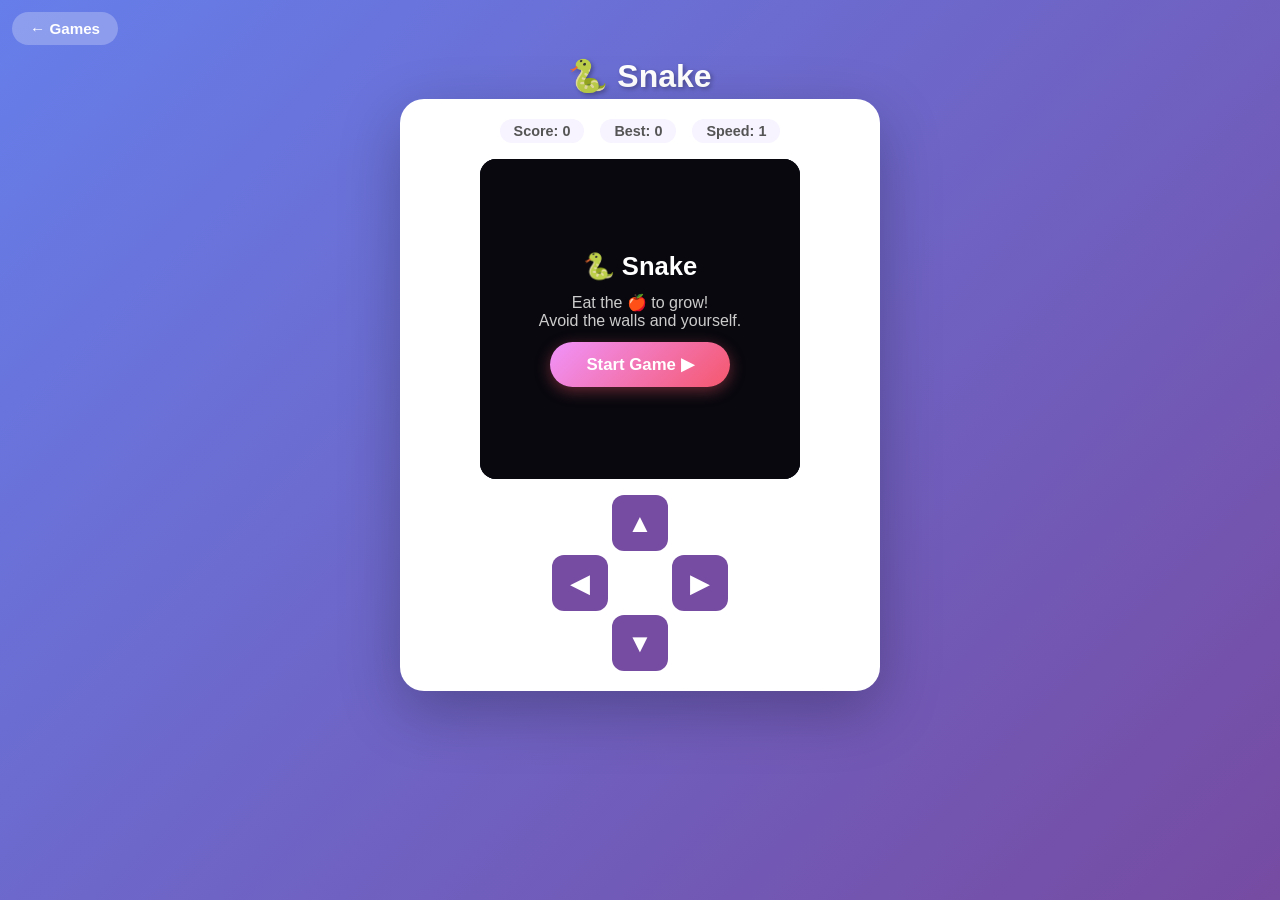
<file: games/snake.html>
<!DOCTYPE html>
<html lang="en">
<head>
  <meta charset="UTF-8" />
  <meta name="viewport" content="width=device-width, initial-scale=1.0" />
  <title>Snake 🐍</title>
  <link rel="stylesheet" href="../css/shared.css" />
  <style>
    #canvas-wrap {
      position: relative;
      width: 100%;
      max-width: 320px;
    }

    #game-canvas {
      background: #1a1a2e;
      border-radius: 16px;
      display: block;
      width: 100%;
      height: auto;
      touch-action: none;
    }

    /* Overlay shown between games */
    #overlay {
      align-items: center;
      background: rgba(0,0,0,0.7);
      border-radius: 16px;
      bottom: 0; left: 0; right: 0; top: 0;
      color: #fff;
      display: flex;
      flex-direction: column;
      gap: 12px;
      justify-content: center;
      position: absolute;
      text-align: center;
    }
    #overlay.hidden { display: none; }
    #overlay h2  { font-size: 1.6rem; }
    #overlay p   { font-size: 1rem; color: #ccc; }

    /* Score & speed */
    #hud {
      display: flex;
      gap: 16px;
      font-weight: 700;
      color: #555;
      font-size: 0.9rem;
    }
    #hud span { background: #f7f3ff; border-radius: 20px; padding: 4px 14px; }

    /* D-pad */
    #dpad {
      display: grid;
      grid-template-areas:
        ". up ."
        "left . right"
        ". down .";
      grid-template-columns: 56px 56px 56px;
      grid-template-rows:    56px 56px 56px;
      gap: 4px;
    }

    .dpad-btn {
      align-items: center;
      background: #764ba2;
      border: none;
      border-radius: 12px;
      color: #fff;
      cursor: pointer;
      display: flex;
      font-size: 1.6rem;
      justify-content: center;
      transition: background 0.1s, transform 0.1s;
    }
    .dpad-btn:active { background: #f5576c; transform: scale(0.92); }
    #btn-up    { grid-area: up;    }
    #btn-left  { grid-area: left;  }
    #btn-right { grid-area: right; }
    #btn-down  { grid-area: down;  }
  </style>
</head>
<body>

  <button class="back-btn" onclick="location.href='../index.html'">← Games</button>
  <h1 class="page-title">🐍 Snake</h1>

  <div class="game-panel">
    <div id="hud">
      <span>Score: <b id="score-val">0</b></span>
      <span>Best: <b id="best-val">0</b></span>
      <span>Speed: <b id="speed-val">1</b></span>
    </div>

    <div id="canvas-wrap">
      <canvas id="game-canvas" width="320" height="320"></canvas>

      <div id="overlay">
        <h2 id="overlay-title">🐍 Snake</h2>
        <p  id="overlay-sub">Eat the 🍎 to grow!<br/>Avoid the walls and yourself.</p>
        <button class="primary-btn" id="start-btn">Start Game ▶</button>
      </div>
    </div>

    <!-- D-pad -->
    <div id="dpad">
      <button class="dpad-btn" id="btn-up">▲</button>
      <button class="dpad-btn" id="btn-left">◀</button>
      <button class="dpad-btn" id="btn-right">▶</button>
      <button class="dpad-btn" id="btn-down">▼</button>
    </div>
  </div>

<script>
  const COLS = 16, ROWS = 16;
  const CELL = 320 / COLS;     // 20px per cell
  const BASE_INTERVAL = 180;   // ms per tick at speed 1

  const canvas = document.getElementById("game-canvas");
  const ctx    = canvas.getContext("2d");

  let snake, dir, nextDir, food, score, best, gameRunning, intervalId;
  best = 0;

  // ── Draw helpers ──
  function drawCell(x, y, color, radius = 4) {
    const px = x * CELL, py = y * CELL;
    ctx.fillStyle = color;
    ctx.beginPath();
    ctx.roundRect(px + 1, py + 1, CELL - 2, CELL - 2, radius);
    ctx.fill();
  }

  function drawFrame() {
    ctx.fillStyle = "#1a1a2e";
    ctx.fillRect(0, 0, canvas.width, canvas.height);

    // Grid dots
    ctx.fillStyle = "rgba(255,255,255,0.04)";
    for (let x = 0; x < COLS; x++) {
      for (let y = 0; y < ROWS; y++) {
        ctx.fillRect(x * CELL + CELL/2 - 1, y * CELL + CELL/2 - 1, 2, 2);
      }
    }

    // Food
    ctx.font = `${CELL - 4}px serif`;
    ctx.textAlign = "center";
    ctx.textBaseline = "middle";
    ctx.fillText("🍎", food.x * CELL + CELL / 2, food.y * CELL + CELL / 2);

    // Snake
    snake.forEach((seg, i) => {
      const t = i / snake.length;
      const green = Math.round(180 + t * 55);
      drawCell(seg.x, seg.y, `rgb(30, ${green}, 80)`, i === 0 ? 7 : 4);
    });

    // Eyes on head
    const head = snake[0];
    ctx.fillStyle = "#fff";
    const ex = head.x * CELL, ey = head.y * CELL;
    const eyeOffsets = {
      right: [[CELL*0.65, CELL*0.28],[CELL*0.65, CELL*0.68]],
      left:  [[CELL*0.35, CELL*0.28],[CELL*0.35, CELL*0.68]],
      up:    [[CELL*0.28, CELL*0.35],[CELL*0.68, CELL*0.35]],
      down:  [[CELL*0.28, CELL*0.65],[CELL*0.68, CELL*0.65]],
    };
    (eyeOffsets[dir] || eyeOffsets.right).forEach(([ox, oy]) => {
      ctx.beginPath();
      ctx.arc(ex + ox, ey + oy, 2.5, 0, Math.PI * 2);
      ctx.fill();
    });
  }

  // ── Game logic ──
  function spawnFood() {
    let pos;
    do {
      pos = { x: Math.floor(Math.random() * COLS), y: Math.floor(Math.random() * ROWS) };
    } while (snake.some(s => s.x === pos.x && s.y === pos.y));
    food = pos;
  }

  function startGame() {
    document.getElementById("overlay").classList.add("hidden");
    snake      = [{ x: 8, y: 8 }, { x: 7, y: 8 }, { x: 6, y: 8 }];
    dir        = "right";
    nextDir    = "right";
    score      = 0;
    gameRunning = true;
    spawnFood();
    updateHUD();
    clearInterval(intervalId);
    intervalId = setInterval(tick, currentInterval());
  }

  function currentInterval() {
    const level = Math.floor(score / 3);         // speed up every 3 apples
    return Math.max(80, BASE_INTERVAL - level * 15);
  }

  function tick() {
    dir = nextDir;
    const head = snake[0];
    const next = {
      right: { x: head.x + 1, y: head.y },
      left:  { x: head.x - 1, y: head.y },
      up:    { x: head.x,     y: head.y - 1 },
      down:  { x: head.x,     y: head.y + 1 },
    }[dir];

    // Wall collision
    if (next.x < 0 || next.x >= COLS || next.y < 0 || next.y >= ROWS) { endGame(); return; }
    // Self collision
    if (snake.some(s => s.x === next.x && s.y === next.y)) { endGame(); return; }

    snake.unshift(next);

    if (next.x === food.x && next.y === food.y) {
      score++;
      spawnFood();
      updateHUD();
      clearInterval(intervalId);
      intervalId = setInterval(tick, currentInterval());
    } else {
      snake.pop();
    }

    drawFrame();
  }

  function endGame() {
    gameRunning = false;
    clearInterval(intervalId);
    if (score > best) best = score;
    updateHUD();
    drawFrame();

    document.getElementById("overlay-title").textContent = score === 0 ? "💥 Oh no!" : "🐍 Game Over!";
    document.getElementById("overlay-sub").textContent   = `You scored ${score} point${score !== 1 ? "s" : ""}!`;
    document.getElementById("start-btn").textContent     = "Play Again ▶";
    document.getElementById("overlay").classList.remove("hidden");
  }

  function updateHUD() {
    document.getElementById("score-val").textContent = score;
    document.getElementById("best-val").textContent  = best;
    const level = Math.floor(score / 3) + 1;
    document.getElementById("speed-val").textContent = level;
  }

  // ── Direction helpers ──
  const OPPOSITES = { right: "left", left: "right", up: "down", down: "up" };
  function setDir(d) {
    if (!gameRunning) return;
    if (d !== OPPOSITES[dir]) nextDir = d;
  }

  // D-pad buttons
  document.getElementById("btn-up").addEventListener("click",    () => setDir("up"));
  document.getElementById("btn-down").addEventListener("click",  () => setDir("down"));
  document.getElementById("btn-left").addEventListener("click",  () => setDir("left"));
  document.getElementById("btn-right").addEventListener("click", () => setDir("right"));

  // Keyboard
  document.addEventListener("keydown", e => {
    const map = { ArrowUp:"up", ArrowDown:"down", ArrowLeft:"left", ArrowRight:"right",
                  w:"up", s:"down", a:"left", d:"right" };
    if (map[e.key]) { e.preventDefault(); setDir(map[e.key]); }
  });

  // Swipe
  let touchStart = null;
  canvas.addEventListener("touchstart", e => {
    touchStart = { x: e.touches[0].clientX, y: e.touches[0].clientY };
  }, { passive: true });
  canvas.addEventListener("touchend", e => {
    if (!touchStart) return;
    const dx = e.changedTouches[0].clientX - touchStart.x;
    const dy = e.changedTouches[0].clientY - touchStart.y;
    if (Math.abs(dx) > Math.abs(dy)) setDir(dx > 0 ? "right" : "left");
    else                              setDir(dy > 0 ? "down"  : "up");
    touchStart = null;
  }, { passive: true });

  document.getElementById("start-btn").addEventListener("click", startGame);

  // Initial draw
  ctx.fillStyle = "#1a1a2e";
  ctx.fillRect(0, 0, canvas.width, canvas.height);
</script>
</body>
</html>
</file>
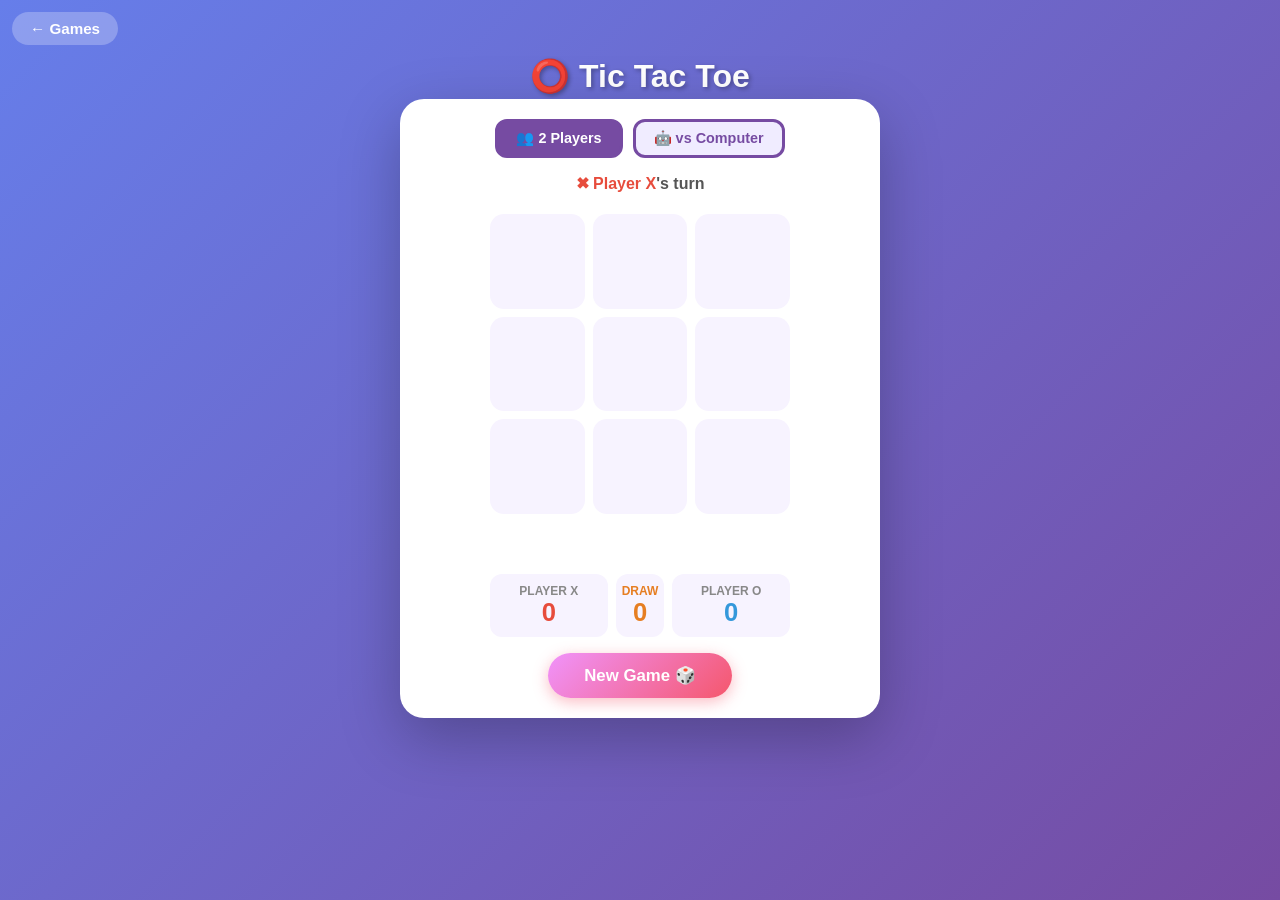
<file: games/tictactoe.html>
<!DOCTYPE html>
<html lang="en">
<head>
  <meta charset="UTF-8" />
  <meta name="viewport" content="width=device-width, initial-scale=1.0" />
  <title>Tic Tac Toe ⭕</title>
  <link rel="stylesheet" href="../css/shared.css" />
  <style>
    /* Mode selector */
    #mode-selector { display: flex; gap: 10px; }
    .mode-btn {
      background: #f0ecff;
      border: 3px solid #764ba2;
      border-radius: 12px;
      color: #764ba2;
      cursor: pointer;
      font-size: 0.9rem;
      font-weight: 700;
      padding: 8px 18px;
      transition: background 0.15s, color 0.15s;
    }
    .mode-btn.active { background: #764ba2; color: #fff; }

    /* Turn indicator */
    #turn-indicator {
      font-size: 1rem;
      font-weight: 700;
      color: #555;
      min-height: 24px;
    }
    #turn-indicator .x-color { color: #e74c3c; }
    #turn-indicator .o-color { color: #3498db; }

    /* Board */
    #board {
      display: grid;
      grid-template-columns: repeat(3, 1fr);
      gap: 8px;
      width: 100%;
      max-width: 300px;
    }

    .cell {
      aspect-ratio: 1;
      background: #f7f3ff;
      border: none;
      border-radius: 14px;
      cursor: pointer;
      font-size: 2.8rem;
      font-weight: 900;
      transition: background 0.15s, transform 0.1s;
    }
    .cell:hover:not(.taken) { background: #ede8ff; transform: scale(1.04); }
    .cell:active:not(.taken) { transform: scale(0.97); }
    .cell.taken { cursor: default; }
    .cell.x { color: #e74c3c; }
    .cell.o { color: #3498db; }
    .cell.winning { background: #d4f5e2; animation: popIn 0.35s ease; }

    /* Score */
    #score-detail {
      display: grid;
      grid-template-columns: 1fr auto 1fr;
      gap: 8px;
      width: 100%;
      max-width: 300px;
      text-align: center;
    }
    .score-box { background: #f7f3ff; border-radius: 12px; padding: 10px 6px; }
    .score-box .label { font-size: 0.75rem; color: #888; font-weight: 700; text-transform: uppercase; }
    .score-box .value { font-size: 1.6rem; font-weight: 900; }
    .score-box.x-box .value { color: #e74c3c; }
    .score-box.o-box .value { color: #3498db; }
    .score-box.draw-box .value { color: #e67e22; }
    .score-box.draw-box .label { color: #e67e22; }
  </style>
</head>
<body>

  <button class="back-btn" onclick="location.href='../index.html'">← Games</button>
  <h1 class="page-title">⭕ Tic Tac Toe</h1>

  <div class="game-panel">
    <!-- Mode selection -->
    <div id="mode-selector">
      <button class="mode-btn active" data-mode="2p">👥 2 Players</button>
      <button class="mode-btn"        data-mode="cpu">🤖 vs Computer</button>
    </div>

    <!-- Turn indicator -->
    <div id="turn-indicator"></div>

    <!-- Board -->
    <div id="board">
      <button class="cell" data-idx="0"></button>
      <button class="cell" data-idx="1"></button>
      <button class="cell" data-idx="2"></button>
      <button class="cell" data-idx="3"></button>
      <button class="cell" data-idx="4"></button>
      <button class="cell" data-idx="5"></button>
      <button class="cell" data-idx="6"></button>
      <button class="cell" data-idx="7"></button>
      <button class="cell" data-idx="8"></button>
    </div>

    <!-- Status -->
    <div id="status-msg" class="status-msg"></div>

    <!-- Scoreboard -->
    <div id="score-detail">
      <div class="score-box x-box">
        <div class="label" id="x-label">Player X</div>
        <div class="value" id="x-score">0</div>
      </div>
      <div class="score-box draw-box">
        <div class="label">Draw</div>
        <div class="value" id="draw-score">0</div>
      </div>
      <div class="score-box o-box">
        <div class="label" id="o-label">Player O</div>
        <div class="value" id="o-score">0</div>
      </div>
    </div>

    <button id="new-game-btn" class="primary-btn">New Game 🎲</button>
  </div>

<script>
  const WINS = [[0,1,2],[3,4,5],[6,7,8],[0,3,6],[1,4,7],[2,5,8],[0,4,8],[2,4,6]];

  let board, currentPlayer, gameOver, mode;
  let scores = { X: 0, O: 0, draw: 0 };

  // ── Mode buttons ──
  document.querySelectorAll(".mode-btn").forEach(btn => {
    btn.addEventListener("click", () => {
      document.querySelectorAll(".mode-btn").forEach(b => b.classList.remove("active"));
      btn.classList.add("active");
      mode = btn.dataset.mode;
      updateLabels();
      startGame();
    });
  });
  mode = "2p";

  function updateLabels() {
    document.getElementById("x-label").textContent = "Player X";
    document.getElementById("o-label").textContent = mode === "cpu" ? "Computer" : "Player O";
  }

  function startGame() {
    board         = Array(9).fill(null);
    currentPlayer = "X";
    gameOver      = false;

    document.getElementById("status-msg").textContent = "";
    document.getElementById("status-msg").className   = "status-msg";
    setTurnText();

    document.querySelectorAll(".cell").forEach(cell => {
      cell.textContent = "";
      cell.className   = "cell";
      cell.disabled    = false;
    });
  }

  function setTurnText() {
    const who = currentPlayer === "X"
      ? `<span class="x-color">✖ ${mode === "cpu" && currentPlayer === "O" ? "Computer" : "Player X"}</span>`
      : `<span class="o-color">⭕ ${mode === "cpu" ? "Computer" : "Player O"}</span>`;
    document.getElementById("turn-indicator").innerHTML = `${who}'s turn`;
  }

  // ── Cell click ──
  document.querySelectorAll(".cell").forEach(cell => {
    cell.addEventListener("click", () => {
      const idx = +cell.dataset.idx;
      if (gameOver || board[idx]) return;
      // In CPU mode, ignore clicks when it's O's turn
      if (mode === "cpu" && currentPlayer === "O") return;
      makeMove(idx);
    });
  });

  function makeMove(idx) {
    board[idx] = currentPlayer;
    const cell = document.querySelector(`.cell[data-idx="${idx}"]`);
    cell.textContent = currentPlayer === "X" ? "✖" : "⭕";
    cell.classList.add("taken", currentPlayer.toLowerCase());

    const winLine = checkWin(board);
    if (winLine) {
      endGame("win", winLine);
    } else if (board.every(Boolean)) {
      endGame("draw");
    } else {
      currentPlayer = currentPlayer === "X" ? "O" : "X";
      setTurnText();
      if (mode === "cpu" && currentPlayer === "O") {
        setTimeout(cpuMove, 420);
      }
    }
  }

  // ── CPU: wins > blocks > center > corner > any ──
  function cpuMove() {
    if (gameOver) return;
    const idx = getBestMove();
    makeMove(idx);
  }

  function getBestMove() {
    // Win if possible
    let m = findThreat("O"); if (m !== -1) return m;
    // Block player win
    m = findThreat("X"); if (m !== -1) return m;
    // Take center
    if (!board[4]) return 4;
    // Take a corner
    const corners = [0,2,6,8].filter(i => !board[i]);
    if (corners.length) return corners[Math.floor(Math.random() * corners.length)];
    // Take any
    const free = board.map((v,i) => v ? null : i).filter(i => i !== null);
    return free[Math.floor(Math.random() * free.length)];
  }

  function findThreat(player) {
    for (const [a,b,c] of WINS) {
      const line = [board[a], board[b], board[c]];
      const filled = line.filter(v => v === player).length;
      const empty  = line.filter(v => !v).length;
      if (filled === 2 && empty === 1) {
        return [a,b,c][[board[a], board[b], board[c]].indexOf(null)];
      }
    }
    return -1;
  }

  function checkWin(b) {
    for (const line of WINS) {
      const [a,bb,c] = line;
      if (b[a] && b[a] === b[bb] && b[a] === b[c]) return line;
    }
    return null;
  }

  function endGame(result, winLine) {
    gameOver = true;
    const msg = document.getElementById("status-msg");

    if (result === "win") {
      winLine.forEach(i =>
        document.querySelector(`.cell[data-idx="${i}"]`).classList.add("winning")
      );
      const winnerName = currentPlayer === "X"
        ? "Player X"
        : (mode === "cpu" ? "Computer" : "Player O");
      const emoji = currentPlayer === "X" ? "🎉" : (mode === "cpu" ? "🤖" : "🎉");
      msg.textContent = `${emoji} ${winnerName} wins!`;
      msg.className   = "status-msg win";
      scores[currentPlayer]++;
      document.getElementById(`${currentPlayer.toLowerCase()}-score`).textContent = scores[currentPlayer];
    } else {
      msg.textContent = "🤝 It's a draw!";
      msg.className   = "status-msg draw";
      scores.draw++;
      document.getElementById("draw-score").textContent = scores.draw;
    }

    document.getElementById("turn-indicator").textContent = "";
  }

  document.getElementById("new-game-btn").addEventListener("click", startGame);

  updateLabels();
  startGame();
</script>
</body>
</html>
</file>
<file: css/shared.css>
/* ── Reset ── */
*, *::before, *::after { box-sizing: border-box; margin: 0; padding: 0; }

/* ── Page base ── */
body {
  font-family: 'Segoe UI', Tahoma, Geneva, Verdana, sans-serif;
  background: linear-gradient(135deg, #667eea 0%, #764ba2 100%);
  min-height: 100vh;
  display: flex;
  flex-direction: column;
  align-items: center;
  padding: 12px 12px 32px;
  user-select: none;
}

/* ── Back button ── */
.back-btn {
  align-self: flex-start;
  background: rgba(255,255,255,0.25);
  border: none;
  border-radius: 50px;
  color: #fff;
  cursor: pointer;
  font-size: 0.95rem;
  font-weight: 700;
  margin-bottom: 12px;
  padding: 8px 18px;
  transition: background 0.15s;
}
.back-btn:hover { background: rgba(255,255,255,0.4); }

/* ── Game card panel ── */
.game-panel {
  background: #fff;
  border-radius: 24px;
  box-shadow: 0 20px 60px rgba(0,0,0,0.25);
  padding: 20px;
  width: 100%;
  max-width: 480px;
  display: flex;
  flex-direction: column;
  align-items: center;
  gap: 16px;
}

/* ── Page title ── */
.page-title {
  color: #fff;
  font-size: 2rem;
  margin-bottom: 4px;
  text-shadow: 2px 2px 4px rgba(0,0,0,0.3);
}

/* ── Score strip ── */
.score-strip {
  color: #fff;
  font-size: 0.9rem;
  font-weight: 600;
  display: flex;
  flex-wrap: wrap;
  gap: 12px;
  justify-content: center;
  margin-bottom: 4px;
}
.score-strip span {
  background: rgba(255,255,255,0.2);
  border-radius: 20px;
  padding: 4px 14px;
}

/* ── Primary action button ── */
.primary-btn {
  background: linear-gradient(135deg, #f093fb 0%, #f5576c 100%);
  border: none;
  border-radius: 50px;
  box-shadow: 0 4px 15px rgba(245,87,108,0.4);
  color: #fff;
  cursor: pointer;
  font-size: 1.05rem;
  font-weight: 700;
  padding: 12px 36px;
  transition: transform 0.15s, box-shadow 0.15s;
}
.primary-btn:hover  { box-shadow: 0 8px 20px rgba(245,87,108,0.5); transform: translateY(-2px); }
.primary-btn:active { transform: translateY(0); }

/* ── Status message ── */
.status-msg {
  font-size: 1.2rem;
  font-weight: 700;
  min-height: 28px;
  text-align: center;
}
.status-msg.win  { color: #27ae60; }
.status-msg.lose { color: #e74c3c; }
.status-msg.draw { color: #e67e22; }

/* ── Pop-in animation ── */
@keyframes popIn {
  0%   { transform: scale(0); }
  70%  { transform: scale(1.2); }
  100% { transform: scale(1); }
}
</file>
